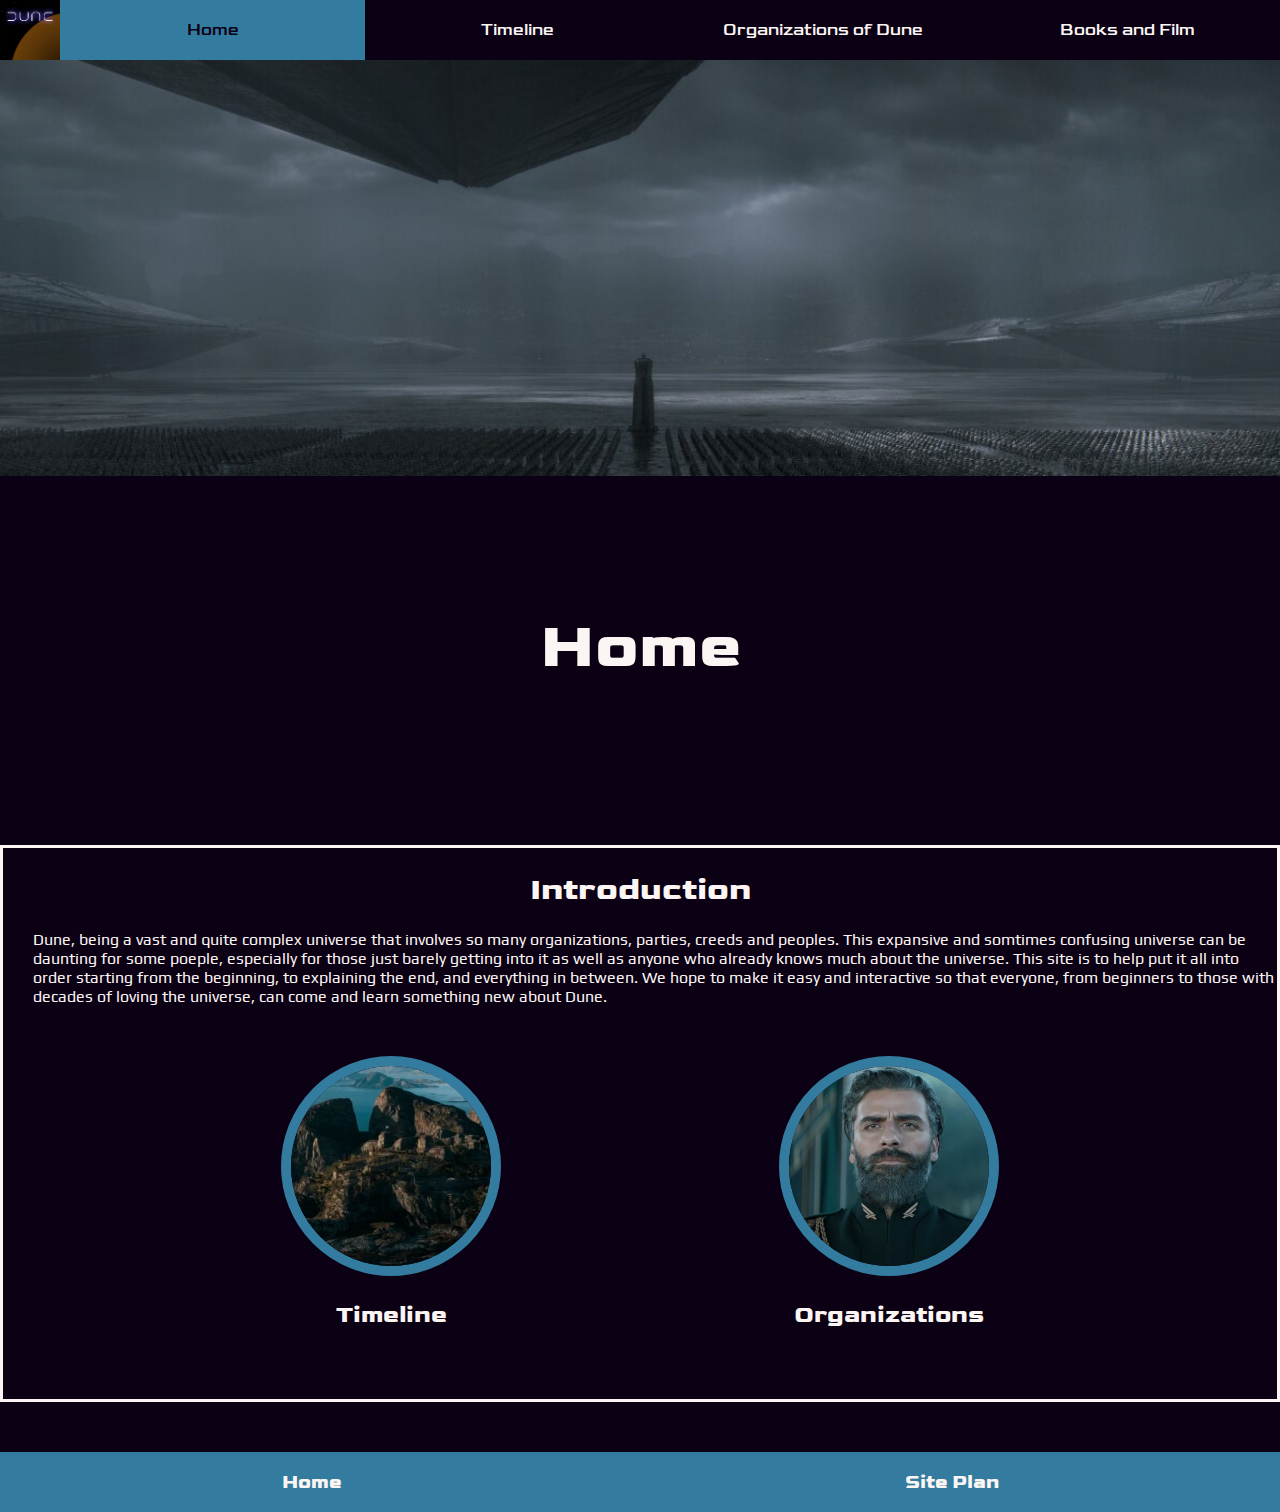
<file: duneology/index.html>
<!DOCTYPE html>
<html lang="en">
  <head>
    <meta charset="UTF-8" />
    <meta http-equiv="X-UA-Compatible" content="IE=edge" />
    <meta name="viewport" content="width=device-width, initial-scale=1.0" />
    <link type="text/css" rel="stylesheet" href="styles/main-style.css" />
    <title>Duneology</title>
  </head>
  <body>
    <button onclick="topFunction()" id="myBtn" title="Go to top">Top</button>
    <div>
      <header>
        <nav>
          <a href="index.html" id="logo_link">
            <img
              class="logo"
              src="dune_logov2_w_stars_no_outerglow.png"
              alt="Dune Logo"
            />
          </a>
          <a class="active" href="index.html">Home</a>
          <a href="timeline.html">Timeline</a>
          <a href="organization.html">Organizations of Dune</a>
          <a href="book-and-film.html">Books and Film</a>
        </nav>
      </header>
    </div>
    <div class="hero-img">
      <img id="hero-img" src="sardukar_2.jpg" alt="sardukar" />
    </div>
    <section id="hero-msg">
      <h1 class="home-title">Home</h1>
    </section>
    <main>
      <div class="intro">
        <h1>Introduction</h1>
        <p>
          Dune, being a vast and quite complex universe that involves so many
          organizations, parties, creeds and peoples. This expansive and
          somtimes confusing universe can be daunting for some poeple,
          especially for those just barely getting into it as well as anyone who
          already knows much about the universe. This site is to help put it all
          into order starting from the beginning, to explaining the end, and
          everything in between. We hope to make it easy and interactive so that
          everyone, from beginners to those with decades of loving the universe,
          can come and learn something new about Dune.
        </p>
        <div class="home-grid">
          <section class="timeline">
            <a href="timeline.html"
              ><img class="card-img" src="caladan_2.jpg" alt="caladan"
            /></a>
            <h2>Timeline</h2>
          </section>

          <section class="organization">
            <a href="organization.html"
              ><img
                class="card-img"
                src="leto atreides_2.jpg"
                alt="leto atreides"
            /></a>
            <h2>Organizations</h2>
          </section>
        </div>
      </div>
    </main>
    <footer>
      <h3><a href="index.html">Home</a></h3>
      <div>
        <h3><a href="site-plan.html">Site Plan</a></h3>
      </div>
    </footer>

    <script>
      //Get the button
      var mybutton = document.getElementById("myBtn");

      // When the user scrolls down 20px from the top of the document, show the button
      window.onscroll = function () {
        scrollFunction();
      };

      function scrollFunction() {
        if (
          document.body.scrollTop > 20 ||
          document.documentElement.scrollTop > 20
        ) {
          mybutton.style.display = "block";
        } else {
          mybutton.style.display = "none";
        }
      }

      // When the user clicks on the button, scroll to the top of the document
      function topFunction() {
        document.body.scrollTop = 0;
        document.documentElement.scrollTop = 0;
      }
    </script>
  </body>
</html>
</file>
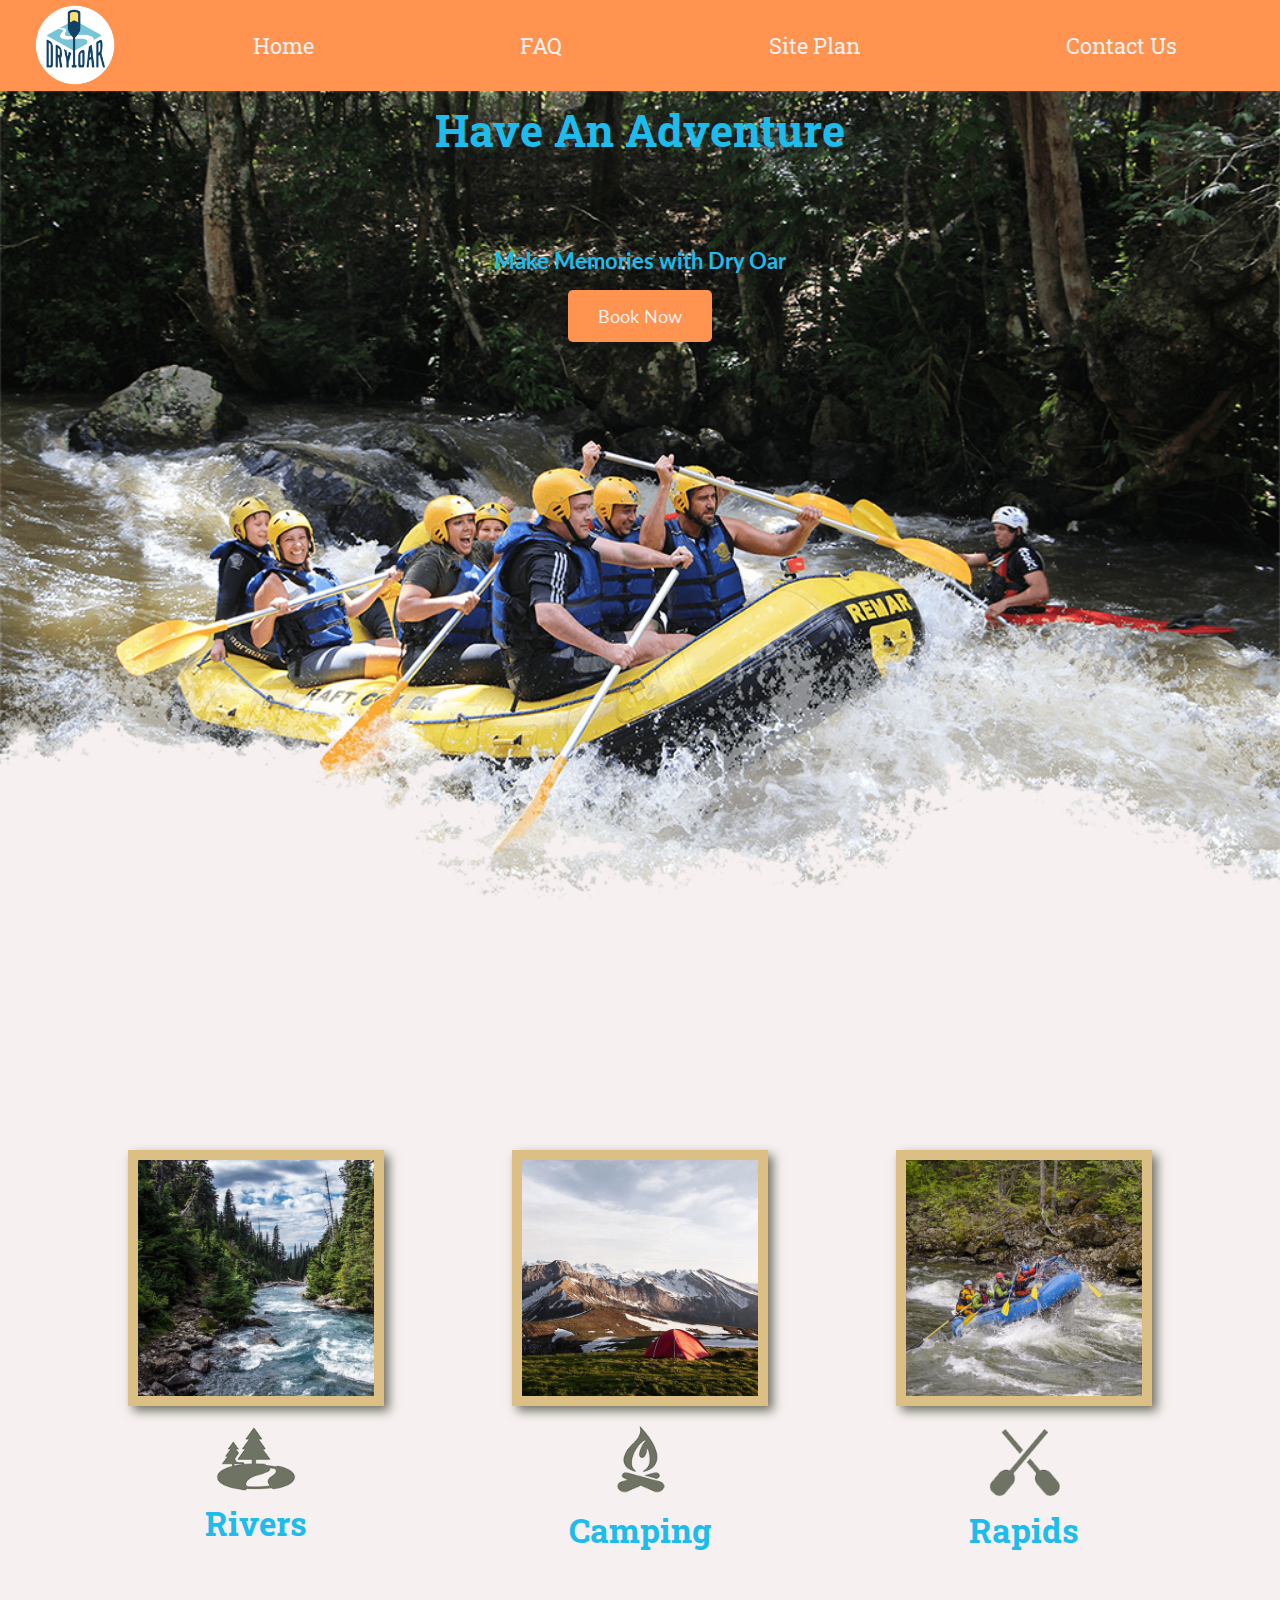
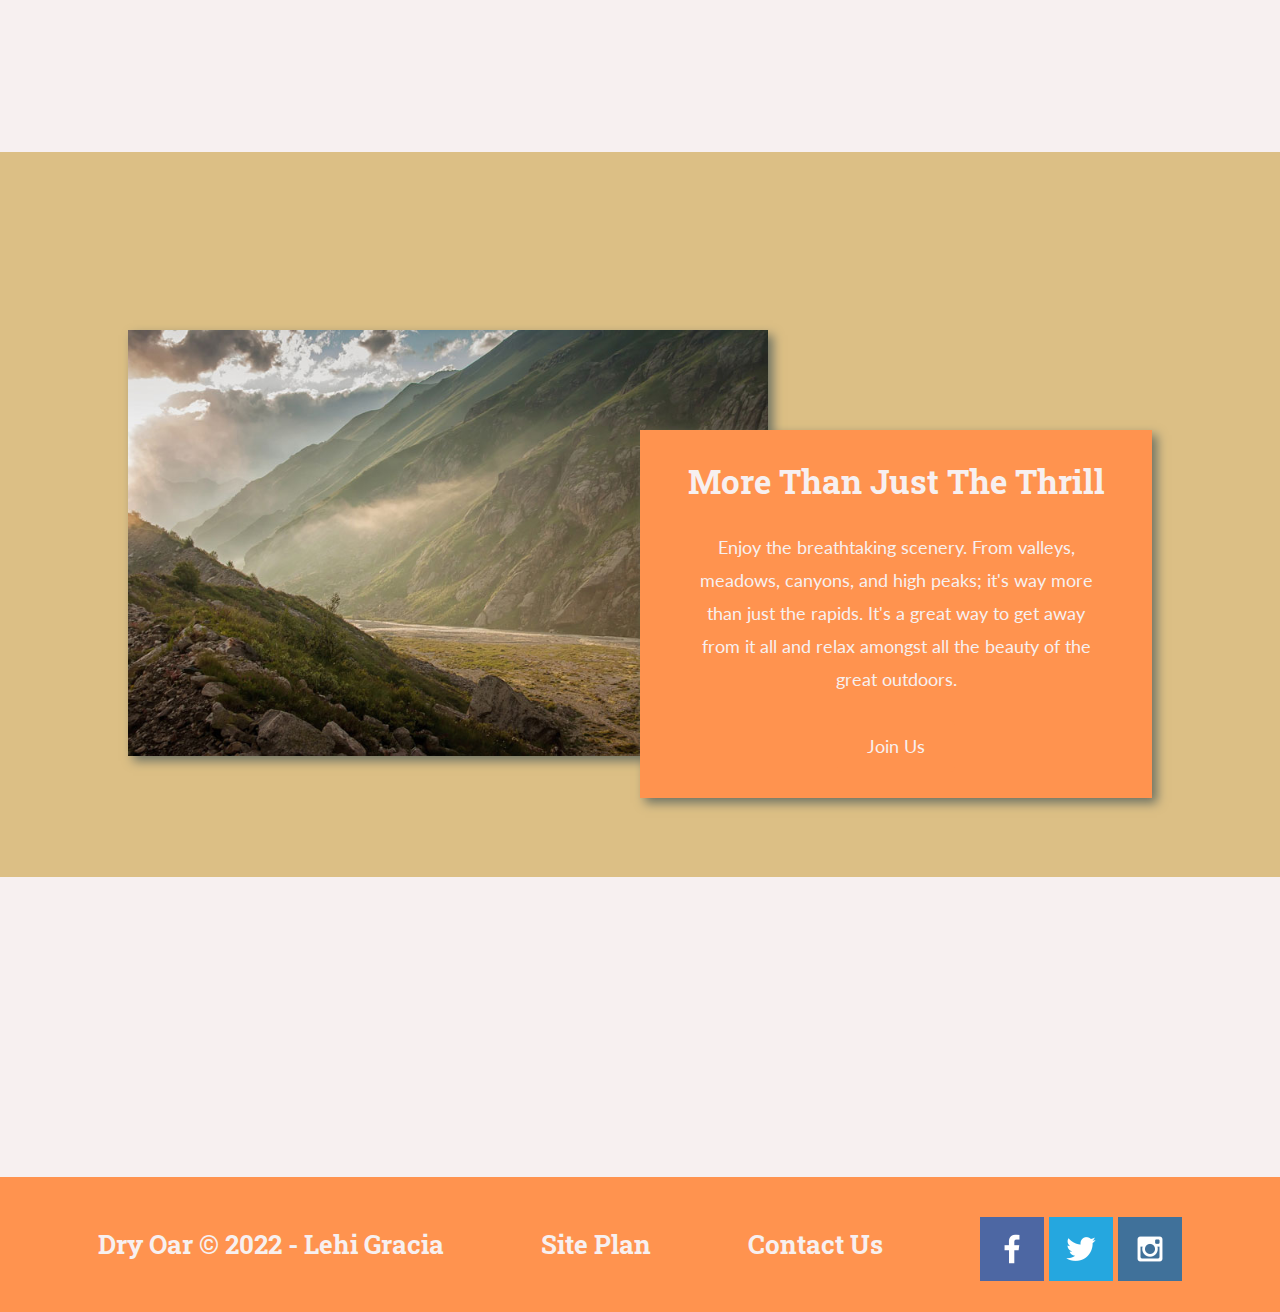
<file: wwr/index.html>
<!DOCTYPE html>
<html lang="en">
  <head>
    <meta charset="UTF-8" />
    <meta http-equiv="X-UA-Compatible" content="IE=edge" />
    <meta name="viewport" content="width=device-width, initial-scale=1.0" />
    <title>Whitwater Rafting Vacations | Dry Oar Boating | Home</title>
    <link rel="stylesheet" href="styles/style.css" />
  </head>
  <body>
    <div id="content">
      <header>
        <a href="index.html" id="logo_link">
          <img class="logo" src="images/logo.png" alt="Dry Oar Logo" />
        </a>
        <nav>
          <a href="index.html">Home</a>
          <a href="faq.html">FAQ</a>
          <a href="site-plan-rafting.html">Site Plan</a>
          <a href="contactus.html">Contact Us</a>
        </nav>
      </header>
      <div id="hero">
        <div id="hero-box">
          <img
            id="hero-img"
            src="images/hero.png"
            alt="People enjoying rafting"
          />
        </div>
        <section id="hero-msg">
          <h1 class="home-title">Have An Adventure</h1>
          <h4>Make Memories with Dry Oar</h4>
          <div class="button-box">
            <a class="book" href="contactus.html">Book Now</a>
          </div>
        </section>
      </div>
      <main class="home-grid">
        <section class="rivers-card">
          <img class="card-img" src="images/rivers.jpg" alt="river in forest" />
          <img class="icon" src="images/river_icon.png" alt="river icon" />
          <h2>Rivers</h2>
        </section>
        <section class="camping-card">
          <img
            class="card-img"
            src="images/camping.jpg"
            alt="tent in mountains"
          />
          <img class="icon" src="images/fire_icon.png" alt="fire icon" />
          <h2>Camping</h2>
        </section>
        <section class="rapids-card">
          <img class="card-img" src="images/rapids.jpg" alt="rafting boat" />
          <img class="icon" src="images/oars.png" alt="oars icon" />
          <h2>Rapids</h2>
        </section>
        <div id="background"></div>
        <img
          class="mountains"
          src="images/mountains.jpg"
          alt="Misty mountains"
        />
        <section class="msg">
          <h2>More Than Just The Thrill</h2>
          <p>
            Enjoy the breathtaking scenery. From valleys, meadows, canyons, and
            high peaks; it's way more than just the rapids. It's a great way to
            get away from it all and relax amongst all the beauty of the great
            outdoors.
          </p>
          <a class="join" href="rivers.html">Join Us</a>
        </section>
      </main>
      <footer>
        <h3>Dry Oar &copy; 2022 - Lehi Gracia</h3>
        <h3><a href="site-plan-rafting.html">Site Plan</a></h3>
        <h3><a href="contactus.html">Contact Us</a></h3>
        <div class="social">
          <a href="https://facebook.com" target="_blank">
            <img src="images/facebook.png" alt="fb icon" />
          </a>
          <a href="https://twitter.com" target="_blank">
            <img src="images/twitter.png" alt="twitter icon" />
          </a>
          <a href="https://instagram.com" target="_blank">
            <img src="images/instagram.png" alt="instagram icon" />
          </a>
        </div>
      </footer>
    </div>
  </body>
</html>
</file>
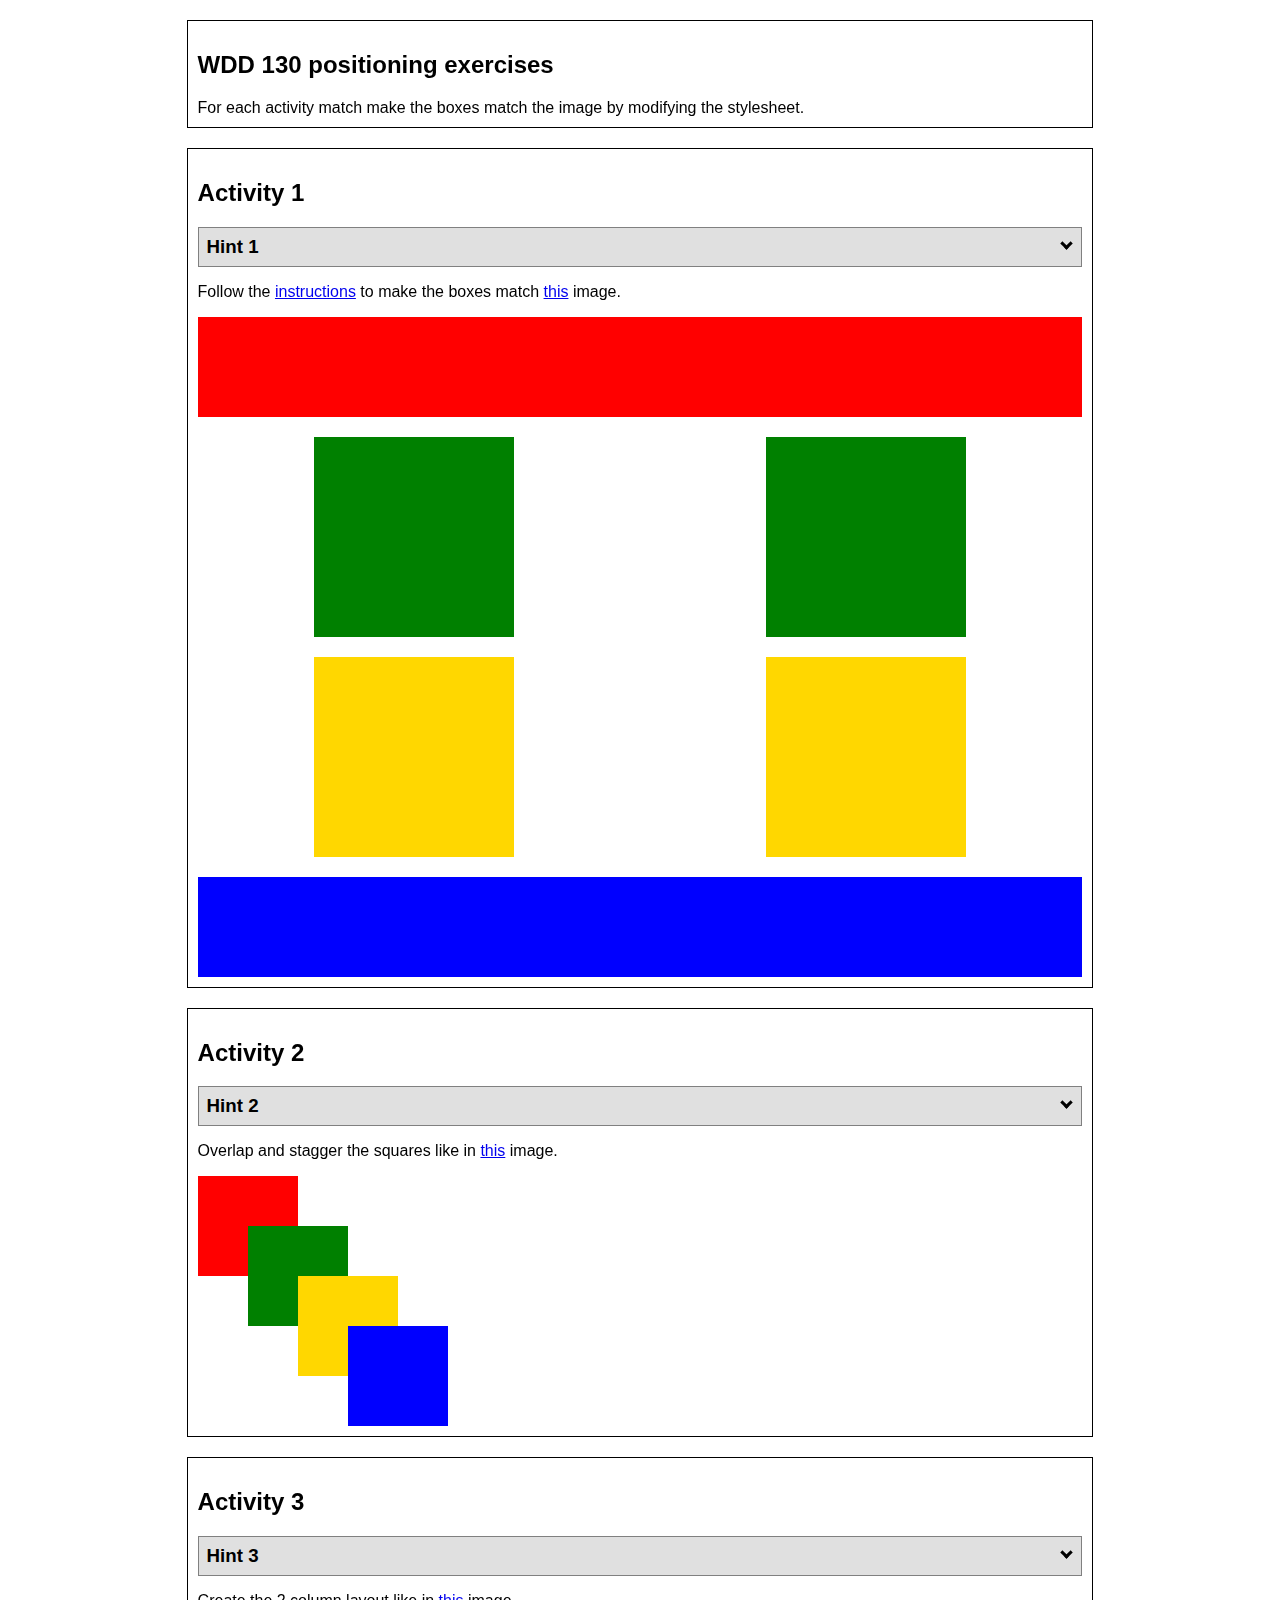
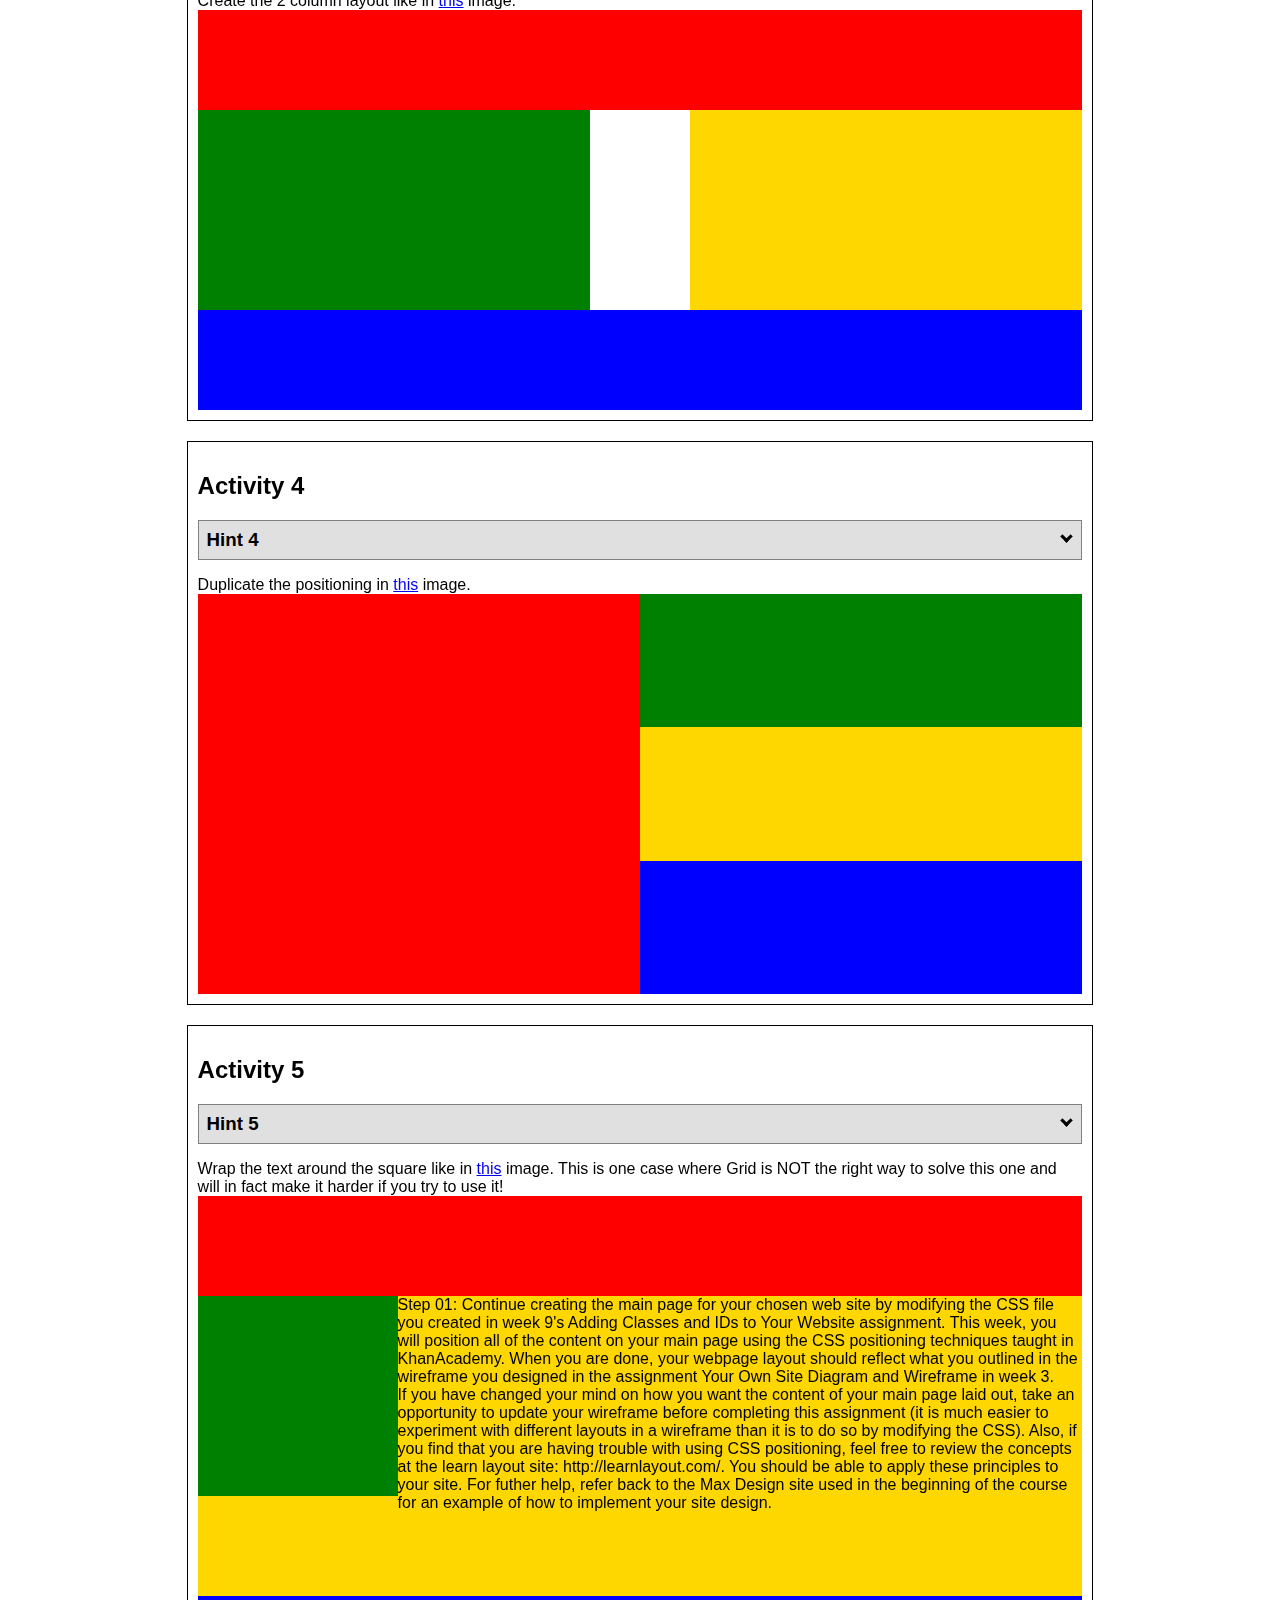
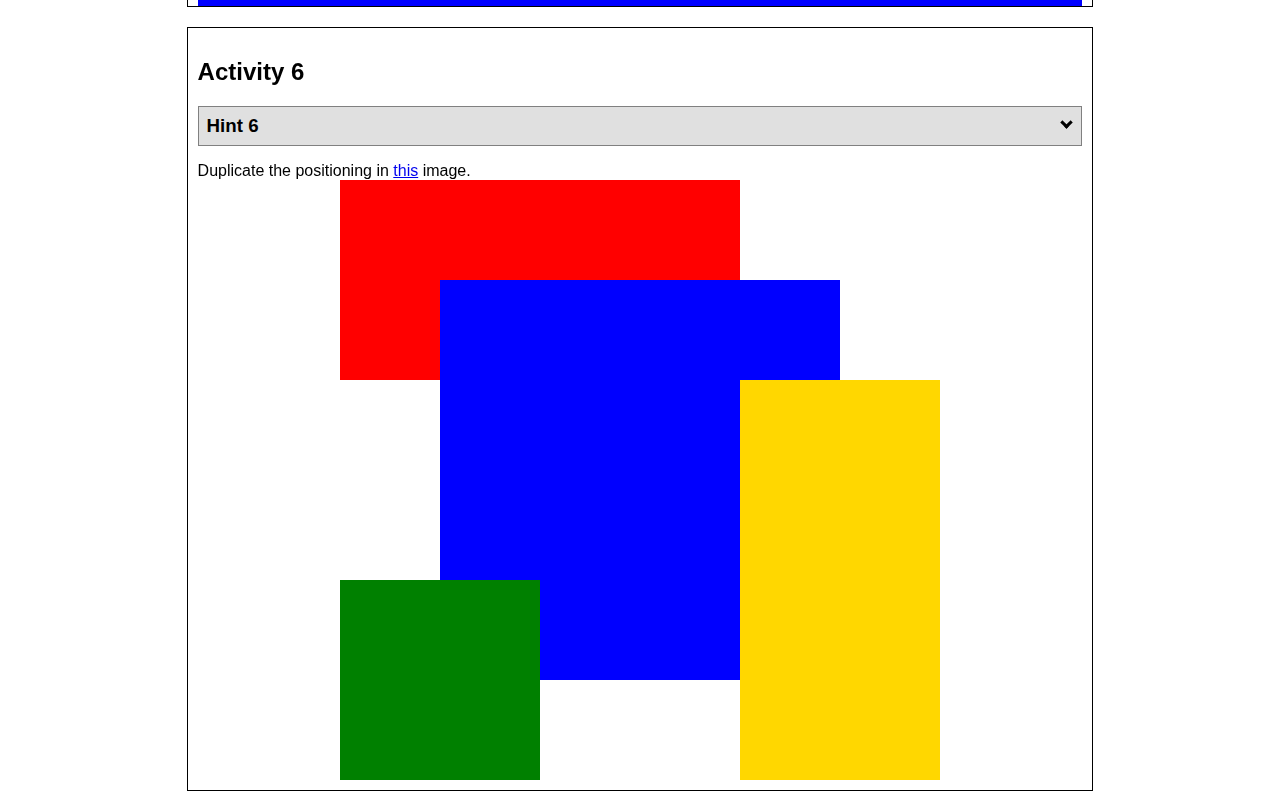
<file: positioning.html>
<!DOCTYPE html>
<html lang="en">
  <head>
    <!-- HTML - Name: positioning.html -->
    <title>Positioning Activity</title>
    <link rel="stylesheet" type="text/css" href="positionstyles.css" />
  </head>
  <body>
    <div class="activity">
      <h2>WDD 130 positioning exercises</h2>
      For each activity match make the boxes match the image by modifying the stylesheet.</div>
    <div class="activity">
      <h2>Activity 1</h2>
      <section class="hint"><input type="checkbox" ><i></i> <h3>Hint 1</h3><div><p>Check out the <a href="https://byui-wdd.github.io/wdd130/activities/w06-css-positioning.html" target="_blank">activity instructions</a> in Ilearn!</p></div></section>
      <p>Follow the <a href="https://byui-wdd.github.io/wdd130/activities/w06-css-positioning.html" target="_blank">instructions</a> to make the boxes match  <a href="https://byui-wdd.github.io/wdd130/images/example1.png" target="_blank">this</a> image.</p>
      <div class="content1" >
        <div class="red1" ></div>
        <div class="green1" ></div>
        <div class="green1" ></div>
        <div class="yellow1"></div>
        <div class="yellow1"></div>
        <div class="blue1"></div>
      </div>
    </div>
    <div class="activity">
      <h2>Activity 2</h2>
      <section class="hint"><input type="checkbox" > <h3>Hint 2</h3><i></i><div><p>Remember that the best way to shift elements around slightly on the page is with Margins.  You could also use Grid.  Either would work for this. If you choose margin, you can use a <em>negative</em> margin. (ie margin-top: -20px;)</p><h4>Properties used:</h4><ul><li>margin-top, margin-left</li><li>...or...</li><li>grid-template-columns: 50px 50px 50px 50px 50px </li></ul></div></section>
      <p>Overlap and stagger the squares like in <a href="https://byui-wdd.github.io/wdd130/images/example2.png" target="_blank">this</a> image.</p>
      <div class="content2" >
        <div class="red2" ></div>
        <div class="green2" ></div>
        <div class="yellow2"></div>
        <div class="blue2"></div>
      </div>
    </div>
    <div class="activity">
      <h2>Activity 3</h2>
      <section class="hint"><input type="checkbox" > <h3>Hint 3</h3><i></i><div><p>This one is going to be best solved with CSS Grid. Remember to make the boxes the right width first...then start moving them around. </p><h4>Properties used:</h4><ul><li>display:grid;</li><li>grid-template-columns:</li><li>grid-column-gap:</li>
        <li>grid-column:</li>  </ul></div></section>
      Create the 2 column layout like in <a href="https://byui-wdd.github.io/wdd130/images/example3.png" target="_blank">this</a>  image.
      <div class="content3" >
        <div class="red3" ></div>
        <div class="green3" ></div>
        <div class="yellow3"></div>
        <div class="blue3"></div>
      </div>
    </div>
    <div class="activity">
      <h2>Activity 4</h2>
      <section class="hint"><input type="checkbox" > <h3>Hint 4</h3><i></i><div><p>For the others we have been primarily concerned with width. For this one you will need to adjust height as well. </p><h4>Properties used:</h4><ul><li>display:grid;</li><li>grid-template-columns:</li><li>grid-row:</li></ul></div></section>
      Duplicate the positioning in <a href="https://byui-wdd.github.io/wdd130/images/example4.png" target="_blank">this</a> image. 
      <div class="content4" >
        <div class="red4" ></div>
        <div class="green4" ></div>
        <div class="yellow4"></div>
        <div class="blue4"></div>
      </div>
    </div>

    <div class="activity">
      <h2>Activity 5</h2>
      <section class="hint"><input type="checkbox" > <h3>Hint 5</h3><i></i><div><p>Grid is <strong>not</strong> the right way to do this.  In fact there is only one way to really do that...and that is with float. Remember that we float the thing we want the text to wrap around.  Also remember to start by making all the shapes the right size and shape.</p><h4>Properties used:</h4><ul><li>float: left;</li></ul></div></section>
      Wrap the text around the square like in <a href="https://byui-wdd.github.io/wdd130/images/example5.png" target="_blank">this</a> image. This is one case where Grid is NOT the right way to solve this one and will in fact make it harder if you try to use it!
      <div class="content5" >
        <div class="red5" ></div>
        <div class="green5" ></div>
        <div class="yellow5">Step 01: Continue creating the main page for your chosen web site by modifying the CSS file you created in week 9's Adding Classes and IDs to Your Website assignment. This week, you will position all of the content on your main page using the CSS positioning techniques taught in KhanAcademy. When you are done, your webpage layout should reflect what you outlined in the wireframe you designed in the assignment Your Own Site Diagram and Wireframe in week 3. <br />
          If you have changed your mind on how you want the content of your main page laid out, take an opportunity to update your wireframe before completing this assignment (it is much easier to experiment with different layouts in a wireframe than it is to do so by modifying the CSS). Also, if you find that you are having trouble with using CSS positioning, feel free to review the concepts at the learn layout site: http://learnlayout.com/. You should be able to apply these principles to your site. For futher help, refer back to the Max Design site used in the beginning of the course for an example of how to implement your site design.</div>
        <div class="blue5"></div>
      </div>
    </div>
    <div class="activity">
      <h2>Activity 6</h2>
      <section class="hint"><input type="checkbox" > <h3>Hint 6</h3><i></i><div><p>This one is all about visualizing the grid behind the layout. If you are having a hard time doing that first: all the sizes are even multiples of 100, and second here is another example with the lines drawn: <a href="https://byui-wdd.github.io/wdd130/images/example6-hint.png" target="_blank">example 6 with lines</a>. For this one you will find it easiest if you use px for the column width. You can also use <kbd>z-index</kbd> to control the element layering.    </p><h4>Properties used:</h4><ul><li>display:grid;</li><li>grid-template-columns:</li><li>grid-column:</li><li>grid-row:</li><li><a href="https://www.w3schools.com/cssref/pr_pos_z-index.asp" target="_blank">z-index:</a></li></ul></div></section>
      Duplicate the positioning in <a href="https://byui-wdd.github.io/wdd130/images/example6.png" target="_blank">this</a> image.
      <div class="content6" >
        <div class="red6" ></div>
        <div class="green6" ></div>
        <div class="yellow6"></div>
        <div class="blue6"></div>
      </div>
    </div>
  </body>
</html>
</file>
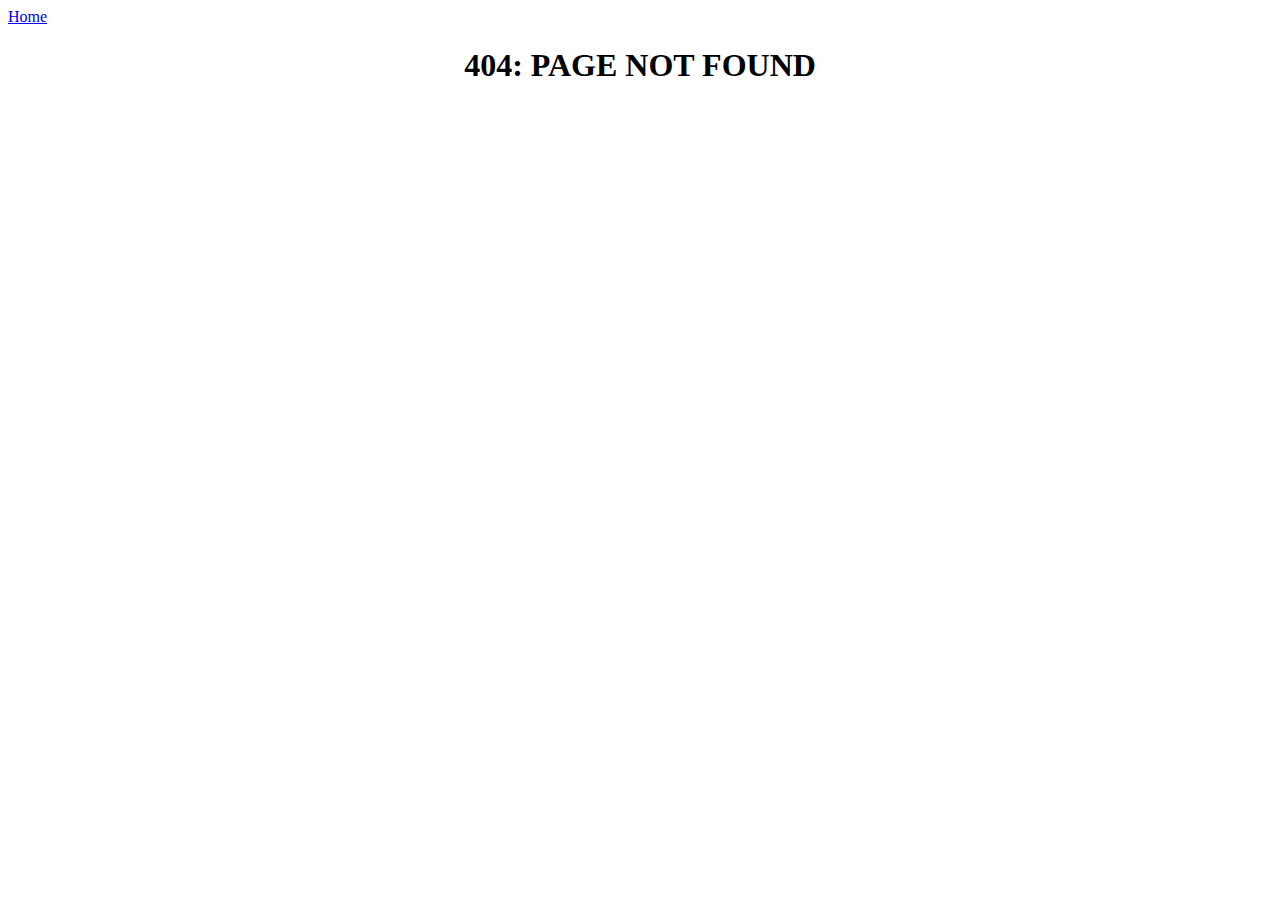
<file: duneology/book-and-film.html>
<!DOCTYPE html>
<html lang="en">
  <head>
    <meta charset="UTF-8" />
    <meta http-equiv="X-UA-Compatible" content="IE=edge" />
    <meta name="viewport" content="width=device-width, initial-scale=1.0" />
    <title>Document</title>
  </head>
  <body>
    <a href="index.html">Home</a>
    <h1><center>404: PAGE NOT FOUND</center></h1>
  </body>
</html>
</file>
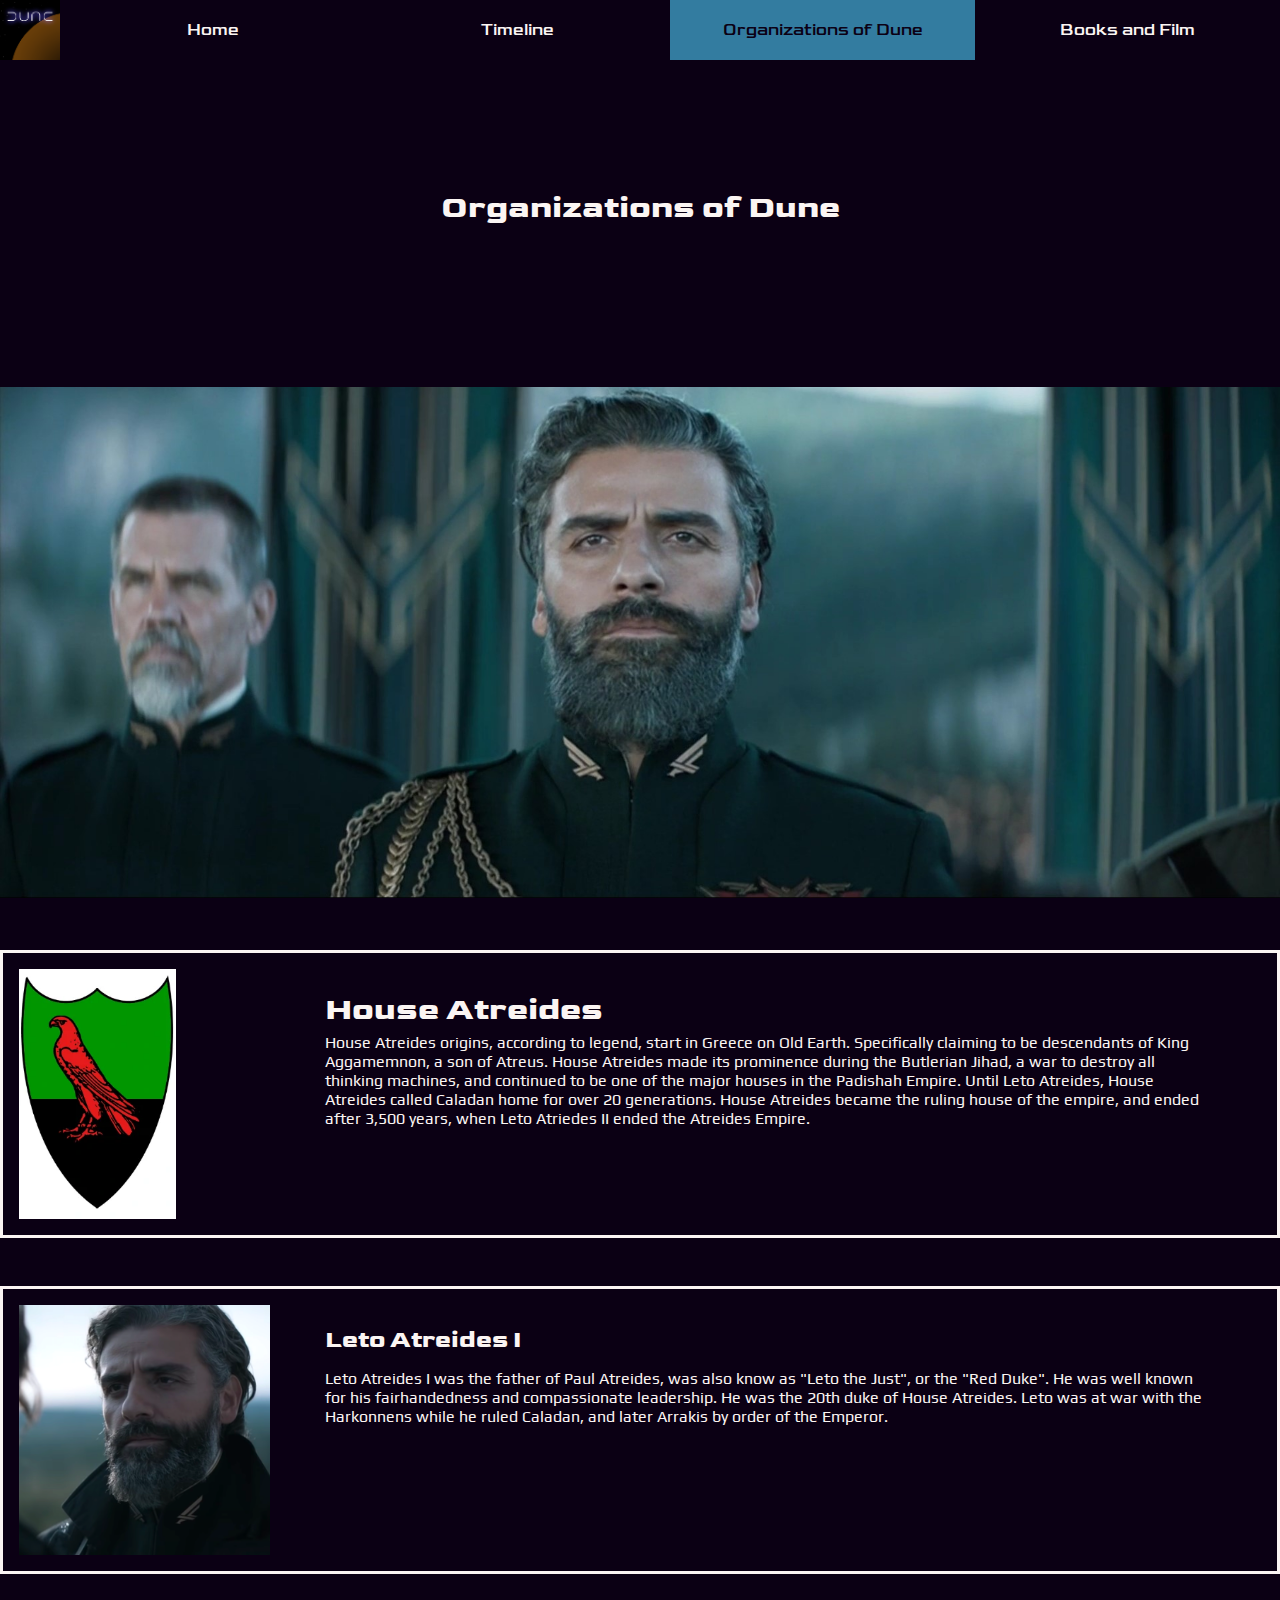
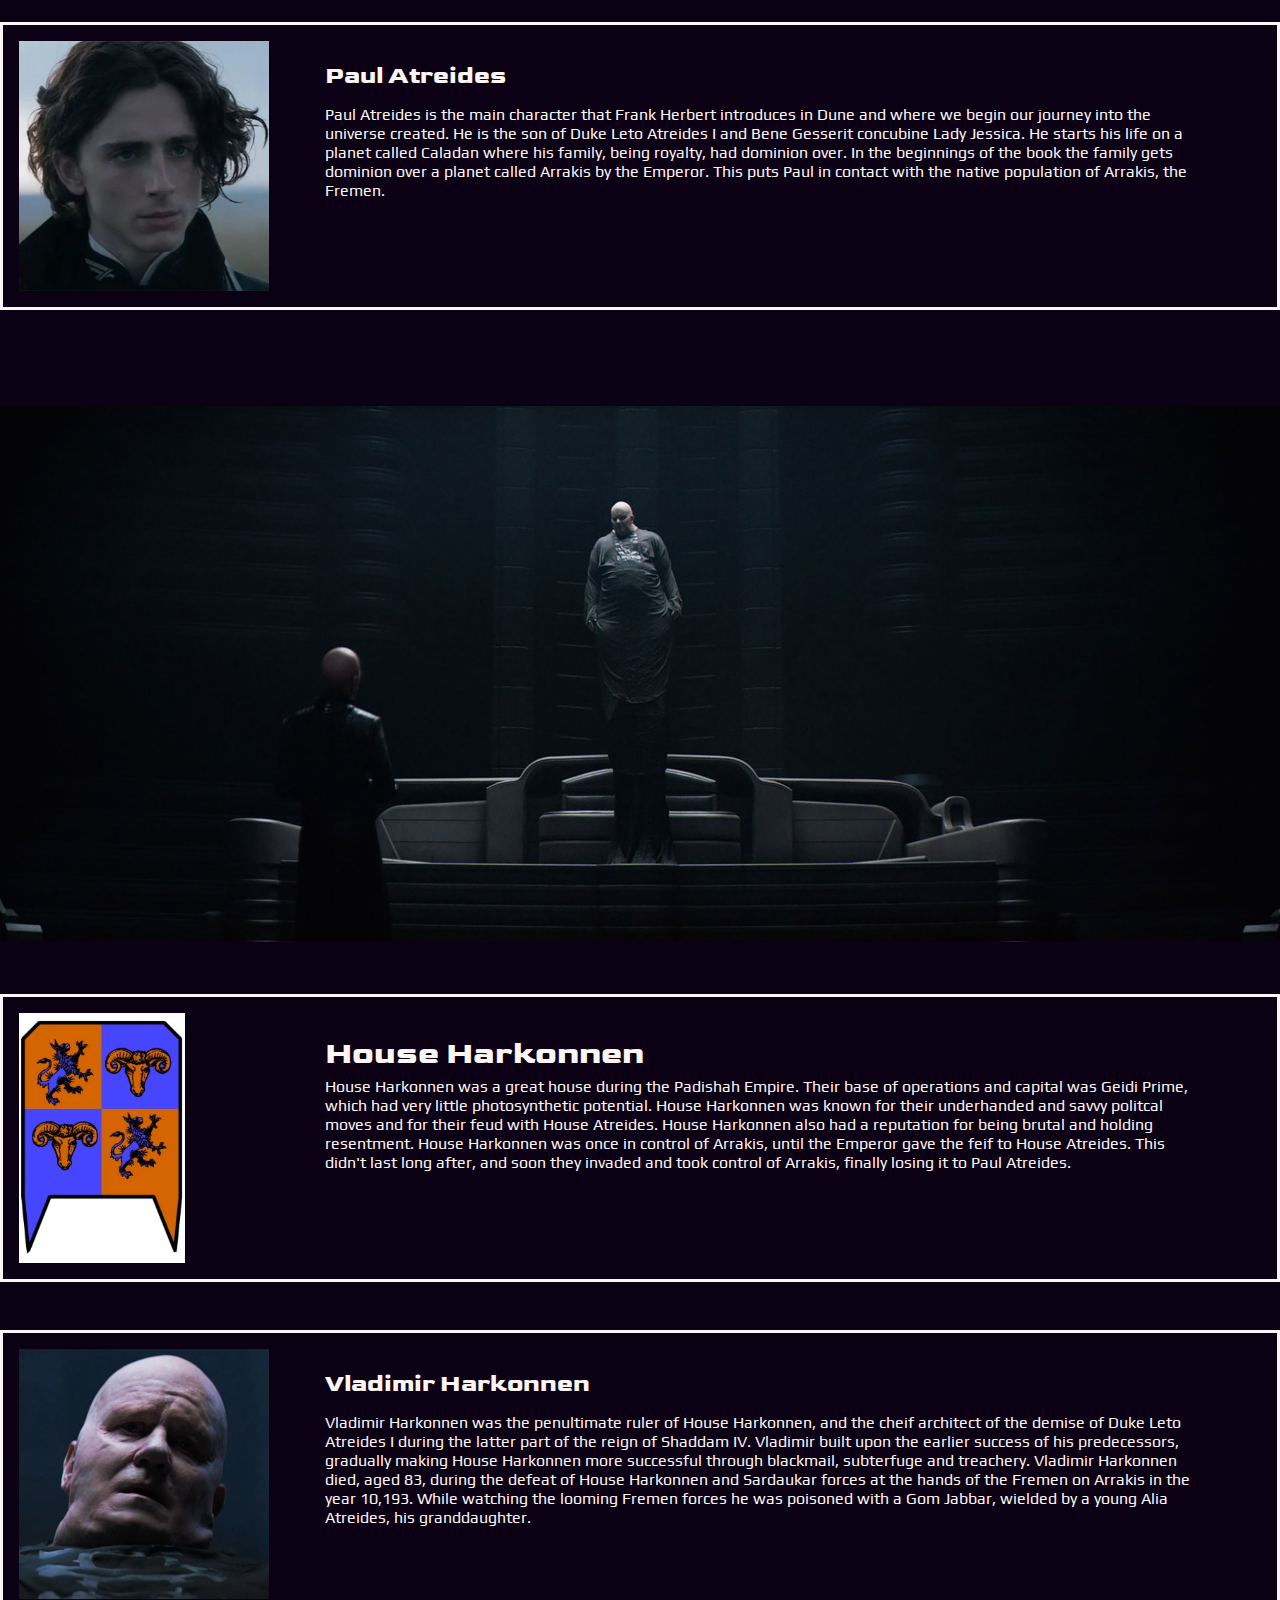
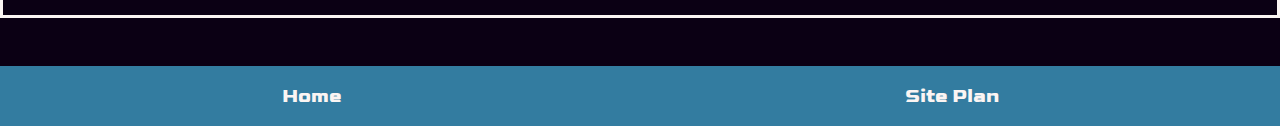
<file: duneology/organization.html>
<!DOCTYPE html>
<html lang="en">
  <head>
    <meta charset="UTF-8" />
    <meta http-equiv="X-UA-Compatible" content="IE=edge" />
    <meta name="viewport" content="width=device-width, initial-scale=1.0" />
    <link type="text/css" rel="stylesheet" href="styles/main-style.css" />
    <link type="text/css" rel="stylesheet" href="styles/page3.css" />
    <title>Organizations</title>
  </head>
  <body>
    <button onclick="topFunction()" id="myBtn" title="Go to top">Top</button>
    <header>
      <nav>
        <a href="index.html" id="logo_link">
          <img
            class="logo"
            src="dune_logov2_w_stars_no_outerglow.png"
            alt="Dune Logo"
          />
        </a>
        <a href="index.html">Home</a>
        <a href="timeline.html">Timeline</a>
        <a class="active" href="organization.html">Organizations of Dune</a>
        <a href="book-and-film.html">Books and Film</a>
      </nav>
    </header>
    <main>
      <h1 class="hero-title">Organizations of Dune</h1>
      <div class="hero">
        <img src="leto atreides.jpg" alt="leto atreides" />
      </div>
      <div class="info-card">
        <img src="house atreides.jpg" alt="house crest" />
        <h1>House Atreides</h1>
        <p>
          House Atreides origins, according to legend, start in Greece on Old
          Earth. Specifically claiming to be descendants of King Aggamemnon, a
          son of Atreus. House Atreides made its prominence during the Butlerian
          Jihad, a war to destroy all thinking machines, and continued to be one
          of the major houses in the Padishah Empire. Until Leto Atreides, House
          Atreides called Caladan home for over 20 generations. House Atreides
          became the ruling house of the empire, and ended after 3,500 years,
          when Leto Atriedes II ended the Atreides Empire.
        </p>
      </div>
      <div class="info-card">
        <img src="leto atreides son_2.png" alt="leto atreides" />
        <h2>Leto Atreides I</h2>
        <p>
          Leto Atreides I was the father of Paul Atreides, was also know as
          "Leto the Just", or the "Red Duke". He was well known for his
          fairhandedness and compassionate leadership. He was the 20th duke of
          House Atreides. Leto was at war with the Harkonnens while he ruled
          Caladan, and later Arrakis by order of the Emperor.
        </p>
      </div>
      <div class="info-card">
        <img src="paul atreides_2.jpg" alt="paul atreides" />
        <h2>Paul Atreides</h2>
        <p>
          Paul Atreides is the main character that Frank Herbert introduces in
          Dune and where we begin our journey into the universe created. He is
          the son of Duke Leto Atreides I and Bene Gesserit concubine Lady
          Jessica. He starts his life on a planet called Caladan where his
          family, being royalty, had dominion over. In the beginnings of the
          book the family gets dominion over a planet called Arrakis by the
          Emperor. This puts Paul in contact with the native population of
          Arrakis, the Fremen.
        </p>
      </div>
      <div class="hero">
        <img
          src="Baron-Harkonnen-Rising-Dune-Movie-Trailer-2.jpg"
          alt="baron karkonnen rising"
        />
      </div>
      <div class="info-card">
        <img src="house harkonnen.jpg" alt="house harkonnen" />
        <h1>House Harkonnen</h1>
        <p>
          House Harkonnen was a great house during the Padishah Empire. Their
          base of operations and capital was Geidi Prime, which had very little
          photosynthetic potential. House Harkonnen was known for their
          underhanded and savvy politcal moves and for their feud with House
          Atreides. House Harkonnen also had a reputation for being brutal and
          holding resentment. House Harkonnen was once in control of Arrakis,
          until the Emperor gave the feif to House Atreides. This didn't last
          long after, and soon they invaded and took control of Arrakis, finally
          losing it to Paul Atreides.
        </p>
      </div>
      <div class="info-card">
        <img src="baron harkonnen_2.jpg" alt="baron harkonnen" />
        <h2>Vladimir Harkonnen</h2>
        <p>
          Vladimir Harkonnen was the penultimate ruler of House Harkonnen, and
          the cheif architect of the demise of Duke Leto Atreides I during the
          latter part of the reign of Shaddam IV. Vladimir built upon the
          earlier success of his predecessors, gradually making House Harkonnen
          more successful through blackmail, subterfuge and treachery. Vladimir
          Harkonnen died, aged 83, during the defeat of House Harkonnen and
          Sardaukar forces at the hands of the Fremen on Arrakis in the year
          10,193. While watching the looming Fremen forces he was poisoned with
          a Gom Jabbar, wielded by a young Alia Atreides, his granddaughter.
        </p>
      </div>
    </main>
    <footer>
      <h3><a href="index.html">Home</a></h3>
      <div>
        <h3><a href="site-plan.html">Site Plan</a></h3>
      </div>
    </footer>
    <script>
      //Get the button
      var mybutton = document.getElementById("myBtn");

      // When the user scrolls down 20px from the top of the document, show the button
      window.onscroll = function () {
        scrollFunction();
      };

      function scrollFunction() {
        if (
          document.body.scrollTop > 20 ||
          document.documentElement.scrollTop > 20
        ) {
          mybutton.style.display = "block";
        } else {
          mybutton.style.display = "none";
        }
      }

      // When the user clicks on the button, scroll to the top of the document
      function topFunction() {
        document.body.scrollTop = 0;
        document.documentElement.scrollTop = 0;
      }
    </script>
  </body>
</html>
</file>
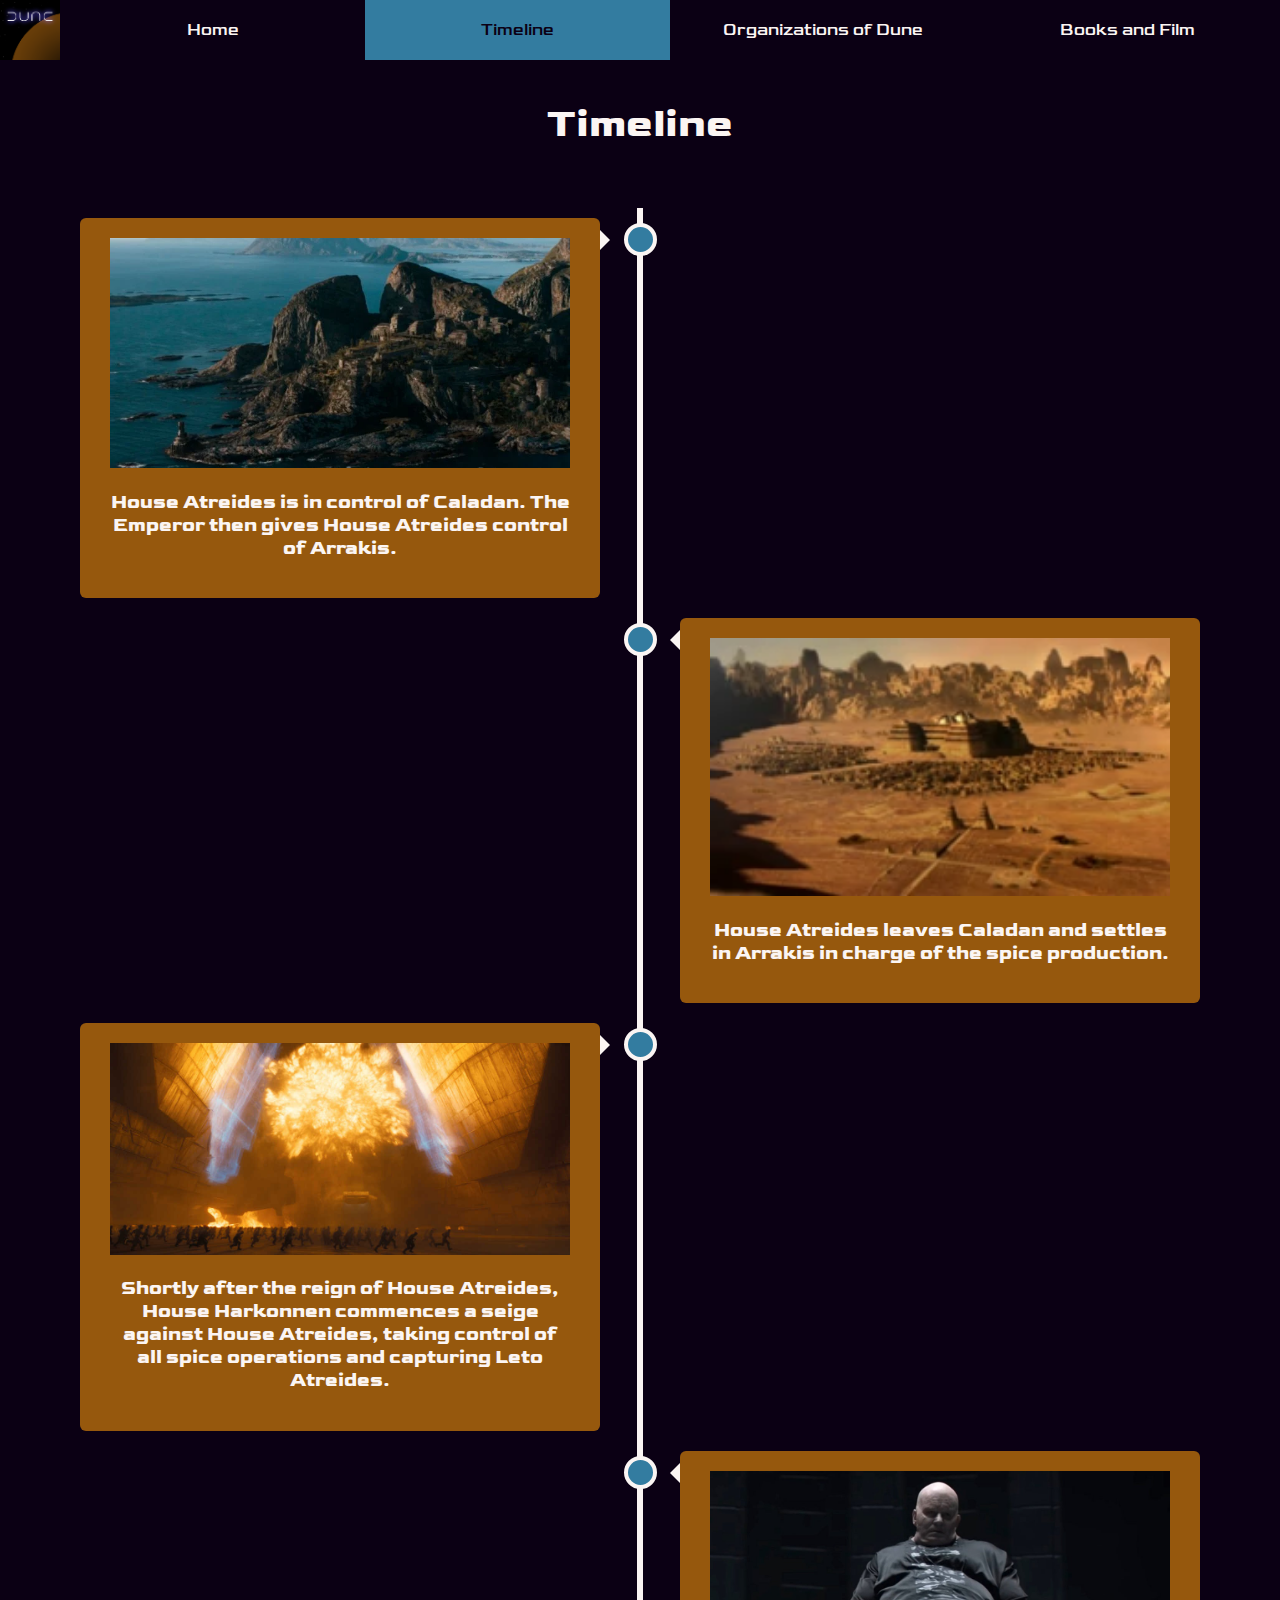
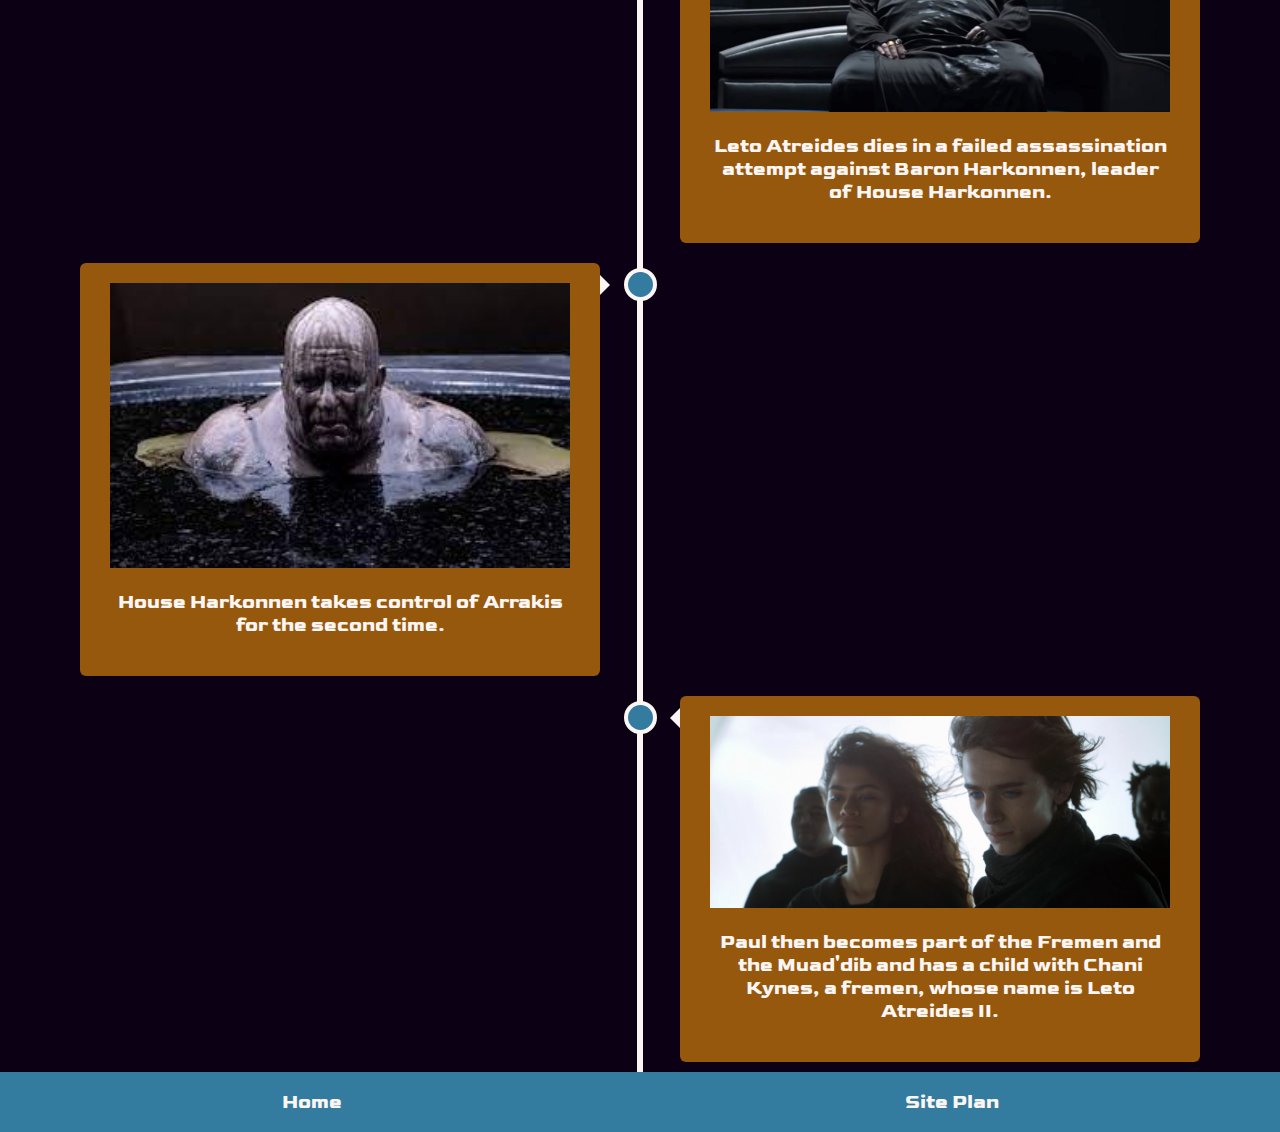
<file: duneology/timeline.html>
<!DOCTYPE html>
<html lang="en">
  <head>
    <meta charset="UTF-8" />
    <meta http-equiv="X-UA-Compatible" content="IE=edge" />
    <meta name="viewport" content="width=device-width, initial-scale=1.0" />
    <link type="text/css" rel="stylesheet" href="styles/page2-style.css" />
    <link type="text/css" rel="stylesheet" href="styles/main-style.css" />
    <title>Timeline</title>
  </head>
  <body>
    <button onclick="topFunction()" id="myBtn" title="Go to top">Top</button>
    <div>
      <header>
        <nav>
          <a href="index.html" id="logo_link">
            <img
              class="logo"
              src="dune_logov2_w_stars_no_outerglow.png"
              alt="Dune Logo"
            />
          </a>
          <a href="index.html">Home</a>
          <a class="active" href="timeline.html">Timeline</a>
          <a href="organization.html">Organizations of Dune</a>
          <a href="book-and-film.html">Books and Film</a>
        </nav>
      </header>
    </div>
    <div class="title"><h1>Timeline</h1></div>
    <main>
      <div class="timeline">
        <div class="container left">
          <div class="content">
            <img src="caladan.jpg" alt="caladan" />
            <h3>
              House Atreides is in control of Caladan. The Emperor then gives
              House Atreides control of Arrakis.
            </h3>
          </div>
        </div>
        <div class="container right">
          <div class="content">
            <img src="arrakis.jpg" alt="arrakis" />
            <h3>
              House Atreides leaves Caladan and settles in Arrakis in charge of
              the spice production.
            </h3>
          </div>
        </div>
        <div class="container left">
          <div class="content">
            <img src="seige of arrakis.jpeg" alt="siege of arrakis" />
            <h3>
              Shortly after the reign of House Atreides, House Harkonnen
              commences a seige against House Atreides, taking control of all
              spice operations and capturing Leto Atreides.
            </h3>
          </div>
        </div>
        <div class="container right">
          <div class="content">
            <img src="baron-harkonnen.jpeg" alt="baron harkonnen" />
            <h3>
              Leto Atreides dies in a failed assassination attempt against Baron
              Harkonnen, leader of House Harkonnen.
            </h3>
          </div>
        </div>
        <div class="container left">
          <div class="content">
            <img
              src="harkonnen-healing.jpg"
              alt="baron harkonnen leading from a tub"
            />
            <h3>
              House Harkonnen takes control of Arrakis for the second time.
            </h3>
          </div>
        </div>
        <div class="container right">
          <div class="content">
            <img src="paul and chani.jpg" alt="paul and chani ruling" />
            <h3>
              Paul then becomes part of the Fremen and the Muad'dib and has a
              child with Chani Kynes, a fremen, whose name is Leto Atreides II.
            </h3>
          </div>
        </div>
      </div>
    </main>
    <footer>
      <h3><a href="index.html">Home</a></h3>
      <div>
        <h3><a href="site-plan.html">Site Plan</a></h3>
      </div>
    </footer>

    <script>
      //Get the button
      var mybutton = document.getElementById("myBtn");

      // When the user scrolls down 20px from the top of the document, show the button
      window.onscroll = function () {
        scrollFunction();
      };

      function scrollFunction() {
        if (
          document.body.scrollTop > 20 ||
          document.documentElement.scrollTop > 20
        ) {
          mybutton.style.display = "block";
        } else {
          mybutton.style.display = "none";
        }
      }

      // When the user clicks on the button, scroll to the top of the document
      function topFunction() {
        document.body.scrollTop = 0;
        document.documentElement.scrollTop = 0;
      }
    </script>
  </body>
</html>
</file>
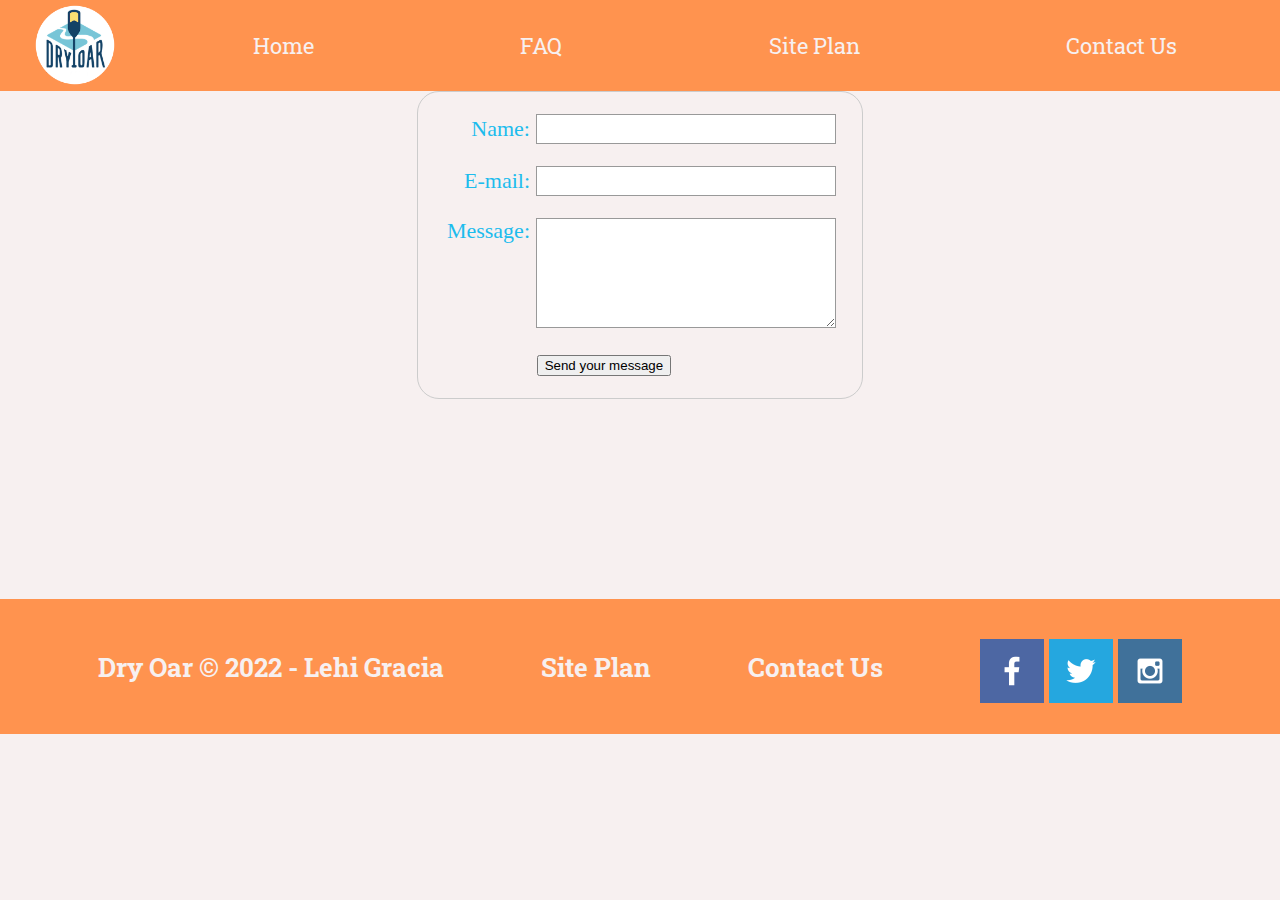
<file: wwr/contactus.html>
<!DOCTYPE html>
<html lang="en">
  <head>
    <meta charset="UTF-8" />
    <meta http-equiv="X-UA-Compatible" content="IE=edge" />
    <meta name="viewport" content="width=device-width, initial-scale=1.0" />
    <title>Whitwater Rafting Vacations | Dry Oar Boating | Home</title>
    <link rel="stylesheet" href="styles/style.css" />
    <style>
      form {
        /* Center the form on the page */
        margin: 0 auto;
        width: 400px;
        /* Form outline */
        padding: 1em;
        border: 1px solid #ccc;
        border-radius: 1em;
      }

      ul {
        list-style: none;
        padding: 0;
        margin: 0;
      }

      form li + li {
        margin-top: 1em;
      }

      label {
        /* Uniform size & alignment */
        display: inline-block;
        width: 90px;
        text-align: right;
      }

      input,
      textarea {
        /* To make sure that all text fields have the same font settings
     By default, textareas have a monospace font */
        font: 1em sans-serif;

        /* Uniform text field size */
        width: 300px;
        box-sizing: border-box;

        /* Match form field borders */
        border: 1px solid #999;
      }

      input:focus,
      textarea:focus {
        /* Additional highlight for focused elements */
        border-color: #000;
      }

      textarea {
        /* Align multiline text fields with their labels */
        vertical-align: top;

        /* Provide space to type some text */
        height: 5em;
      }

      .button {
        /* Align buttons with the text fields */
        padding-left: 90px; /* same size as the label elements */
      }

      button {
        /* This extra margin represent roughly the same space as the space
     between the labels and their text fields */
        margin-left: 0.5em;
      }
      #feedback {
        background-color: antiquewhite;
        position: absolute;
        top: 0;
        left: 0;
        right: 0;
        padding: 0.5em;
        /* make this element invisible until we are ready for it */
        display: none;
      }
      .moveDown {
        margin-top: 3em;
      }
    </style>
  </head>
  <body>
    <div id="content">
      <header>
        <a href="index.html" id="logo_link">
          <img class="logo" src="images/logo.png" alt="Dry Oar Logo" />
        </a>
        <nav>
          <a href="index.html">Home</a>
          <a href="faq.html">FAQ</a>
          <a href="site-plan-rafting.html">Site Plan</a>
          <a href="contactus.html">Contact Us</a>
        </nav>
      </header>
      <div id="feedback"></div>
      <form action="/my-handling-form-page" method="post">
        <ul>
          <li>
            <label for="name">Name:</label>
            <input type="text" id="name" name="user_name" />
          </li>
          <li>
            <label for="mail">E-mail:</label>
            <input type="email" id="mail" name="user_email" />
          </li>
          <li>
            <label for="msg">Message:</label>
            <textarea id="msg" name="user_message"></textarea>
          </li>
          <li class="button">
            <button type="submit">Send your message</button>
          </li>
        </ul>
      </form>
      <footer>
        <h3>Dry Oar &copy; 2022 - Lehi Gracia</h3>
        <h3><a href="site-plan-rafting.html">Site Plan</a></h3>
        <h3><a href="contactus.html">Contact Us</a></h3>
        <div class="social">
          <a href="https://facebook.com" target="_blank">
            <img src="images/facebook.png" alt="fb icon" />
          </a>
          <a href="https://twitter.com" target="_blank">
            <img src="images/twitter.png" alt="twitter icon" />
          </a>
          <a href="https://instagram.com" target="_blank">
            <img src="images/instagram.png" alt="instagram icon" />
          </a>
        </div>
      </footer>
    </div>
  </body>
  <script>
    // get the feedback div element so we can do something with it.
    const feedbackElement = document.getElementById("feedback");
    // get the form so we can read what was entered in it.
    const formElement = document.forms[0];
    // add a 'listener' to wait for a submission of our form. When that happens run the code below.
    formElement.addEventListener("submit", function (e) {
      // stop the form from doing the default action.
      e.preventDefault();
      // set the contents of our feedback element to a message letting the user know the form was submitted successfully. Notice that we pull the name that was entered in the form to personalize the message!
      feedbackElement.innerHTML =
        "Hello " +
        formElement.user_name.value +
        "! Thank you for your message. We will get back with you as soon as possible!";
      // make the feedback element visible.
      feedbackElement.style.display = "block";
      // add a class to move everything down so our message doesn't cover it.
      document.body.classList.toggle("moveDown");
    });
  </script>
</html>
</file>
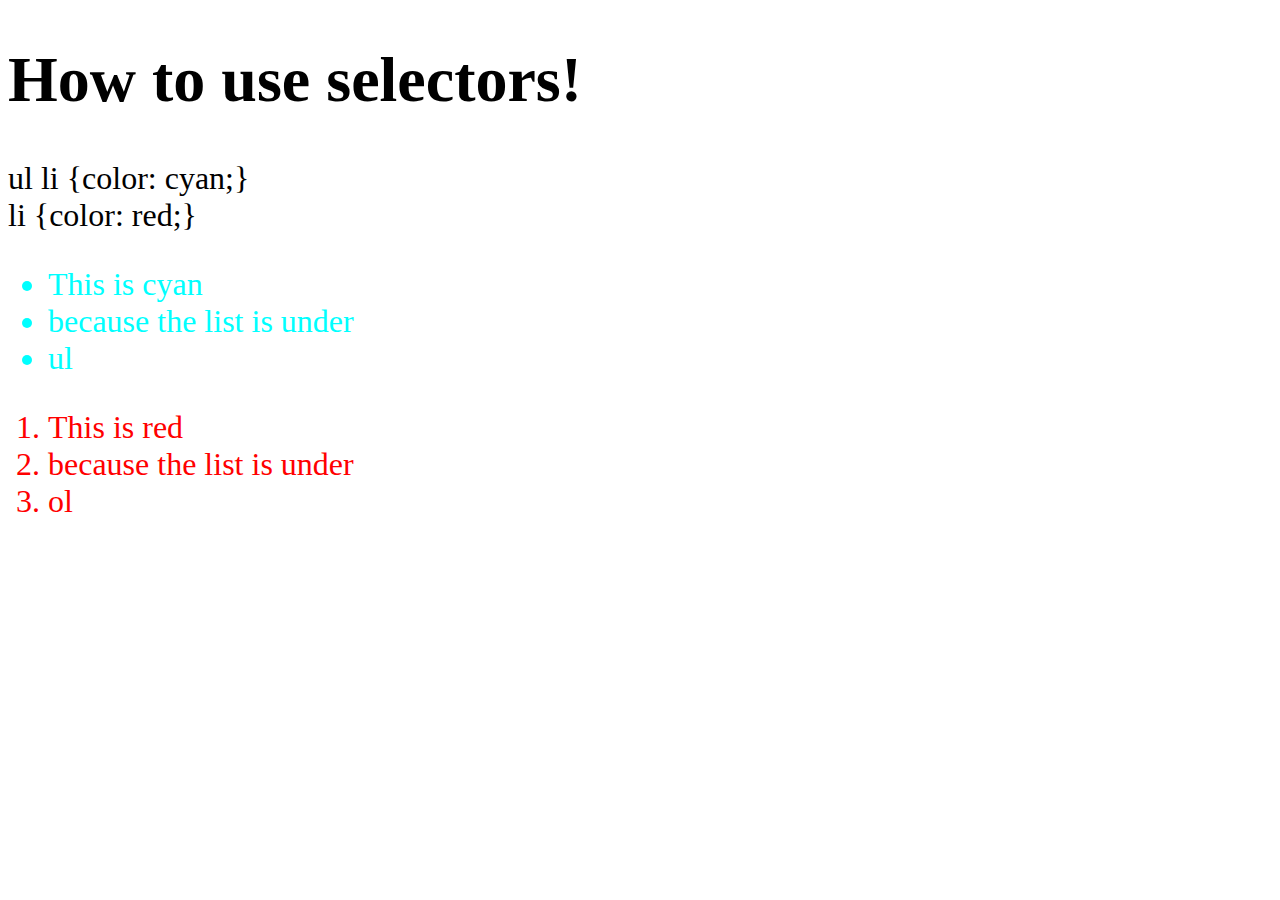
<file: wwr/css_selector.html>
<!DOCTYPE html>
<html lang="en">
  <head>
    <meta charset="UTF-8" />
    <meta http-equiv="X-UA-Compatible" content="IE=edge" />
    <meta name="viewport" content="width=device-width, initial-scale=1.0" />
    <title>how to use descending css selector</title>
    <style>
      ul li {
        color: cyan;
      }
      li {
        color: red;
      }
    </style>
  </head>
  <body style="font-size: xx-large">
    <h1>How to use selectors!</h1>
    <p>
      ul li {color: cyan;}<br />
      li {color: red;}
    </p>

    <ul>
      <li>This is cyan</li>
      <li>because the list is under</li>
      <li>ul</li>
    </ul>
    <ol>
      <li>This is red</li>
      <li>because the list is under</li>
      <li>ol</li>
    </ol>
  </body>
</html>
</file>
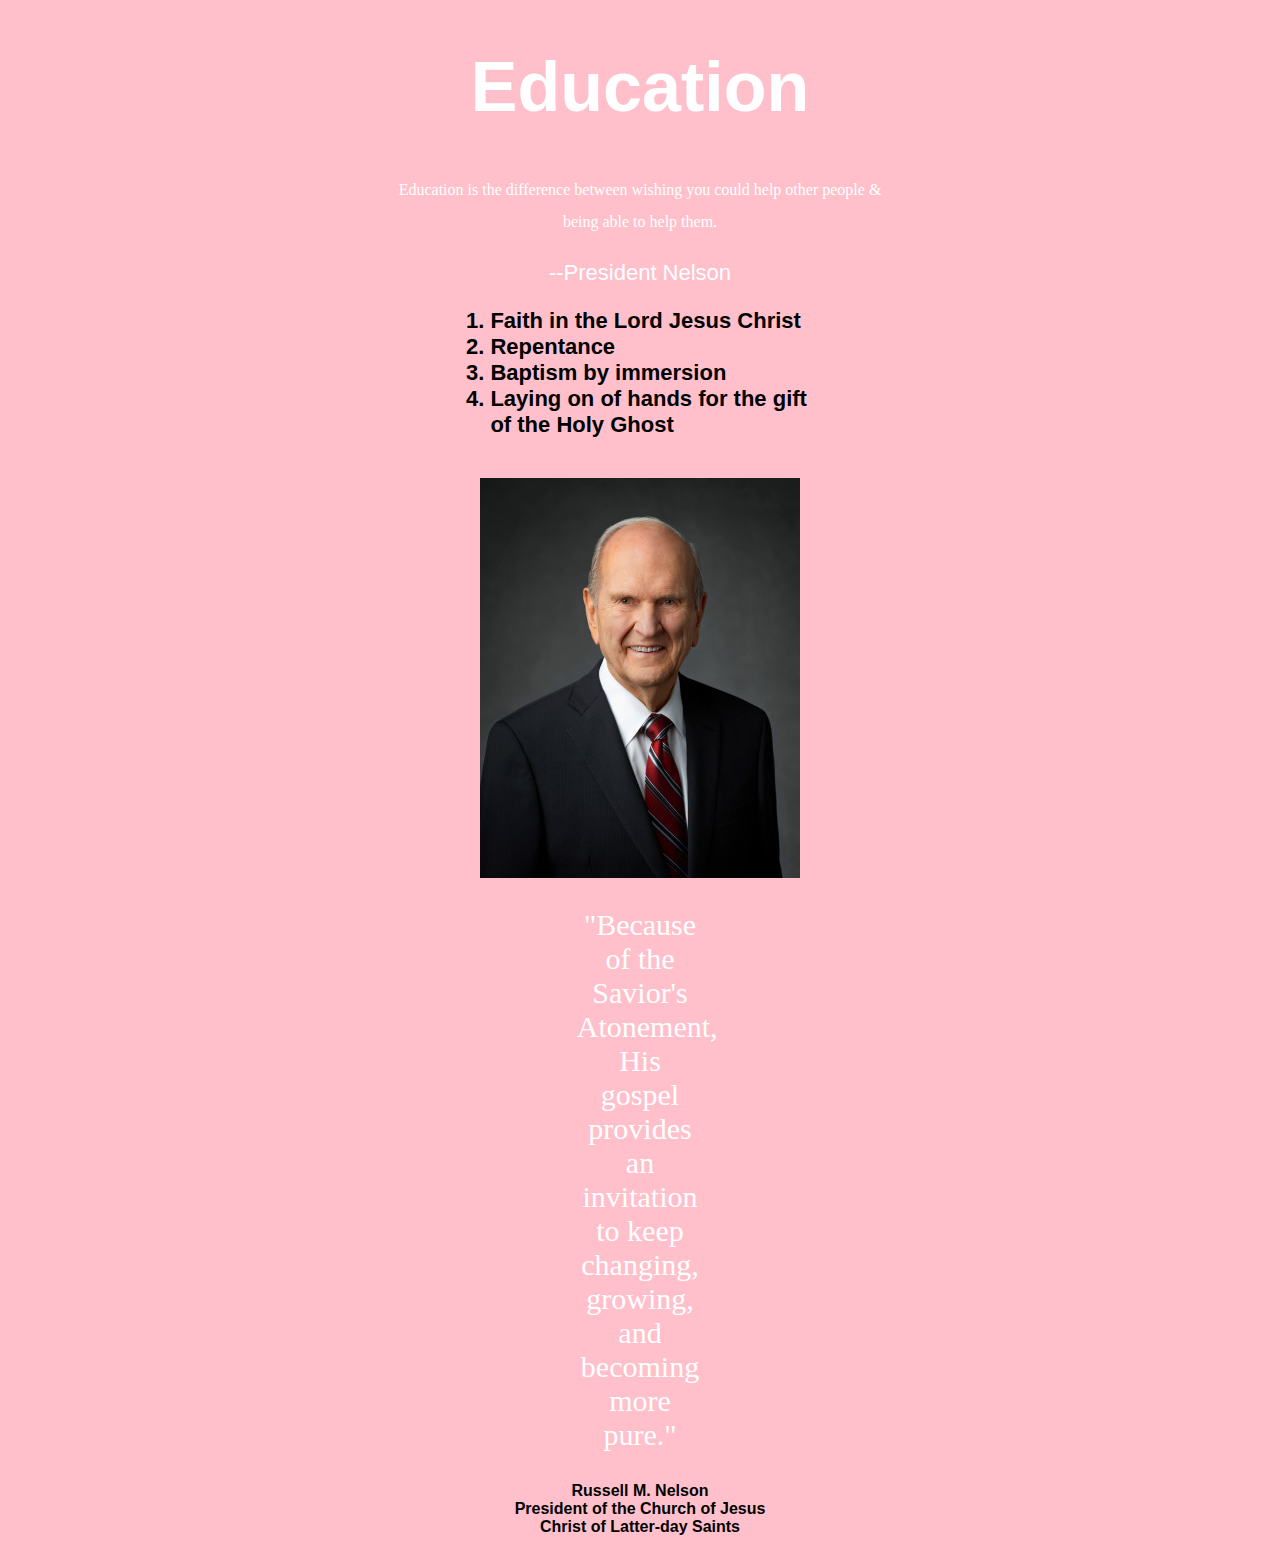
<file: wwr/education.html>
<!DOCTYPE html>
<html lang="en">
  <head>
    <meta charset="UTF-8" />
    <meta http-equiv="X-UA-Compatible" content="IE=edge" />
    <meta name="viewport" content="width=device-width, initial-scale=1.0" />
    <title>Document</title>
    <link rel="stylesheet" href="css.css" />
  </head>
  <body
    style="background-color: pink; font-family: Arial, Helvetica, sans-serif"
  >
    <h1 class="heading">Education</h1>
    <p class="quote">
      Education is the difference between wishing you could help other people
      &<br />
      being able to help them.
    </p>
    <p class="paragraph">--President Nelson</p>
    <ol>
      <b>
        <li>Faith in the Lord Jesus Christ</li>
        <li>Repentance</li>
        <li>Baptism by immersion</li>
        <li>Laying on of hands for the gift of the Holy Ghost</li>
      </b>
    </ol>
    <img src="nelson.png" alt="president Russel M. Nelson" class="center" />
    <p class="atonement">
      "Because of the Savior's Atonement, His gospel provides an invitation to
      keep changing, growing, and becoming more pure."
    </p>
    <p class="name">
      <b>
        Russell M. Nelson<br />
        President of the Church of Jesus Christ of Latter-day Saints
      </b>
    </p>
  </body>
</html>
</file>
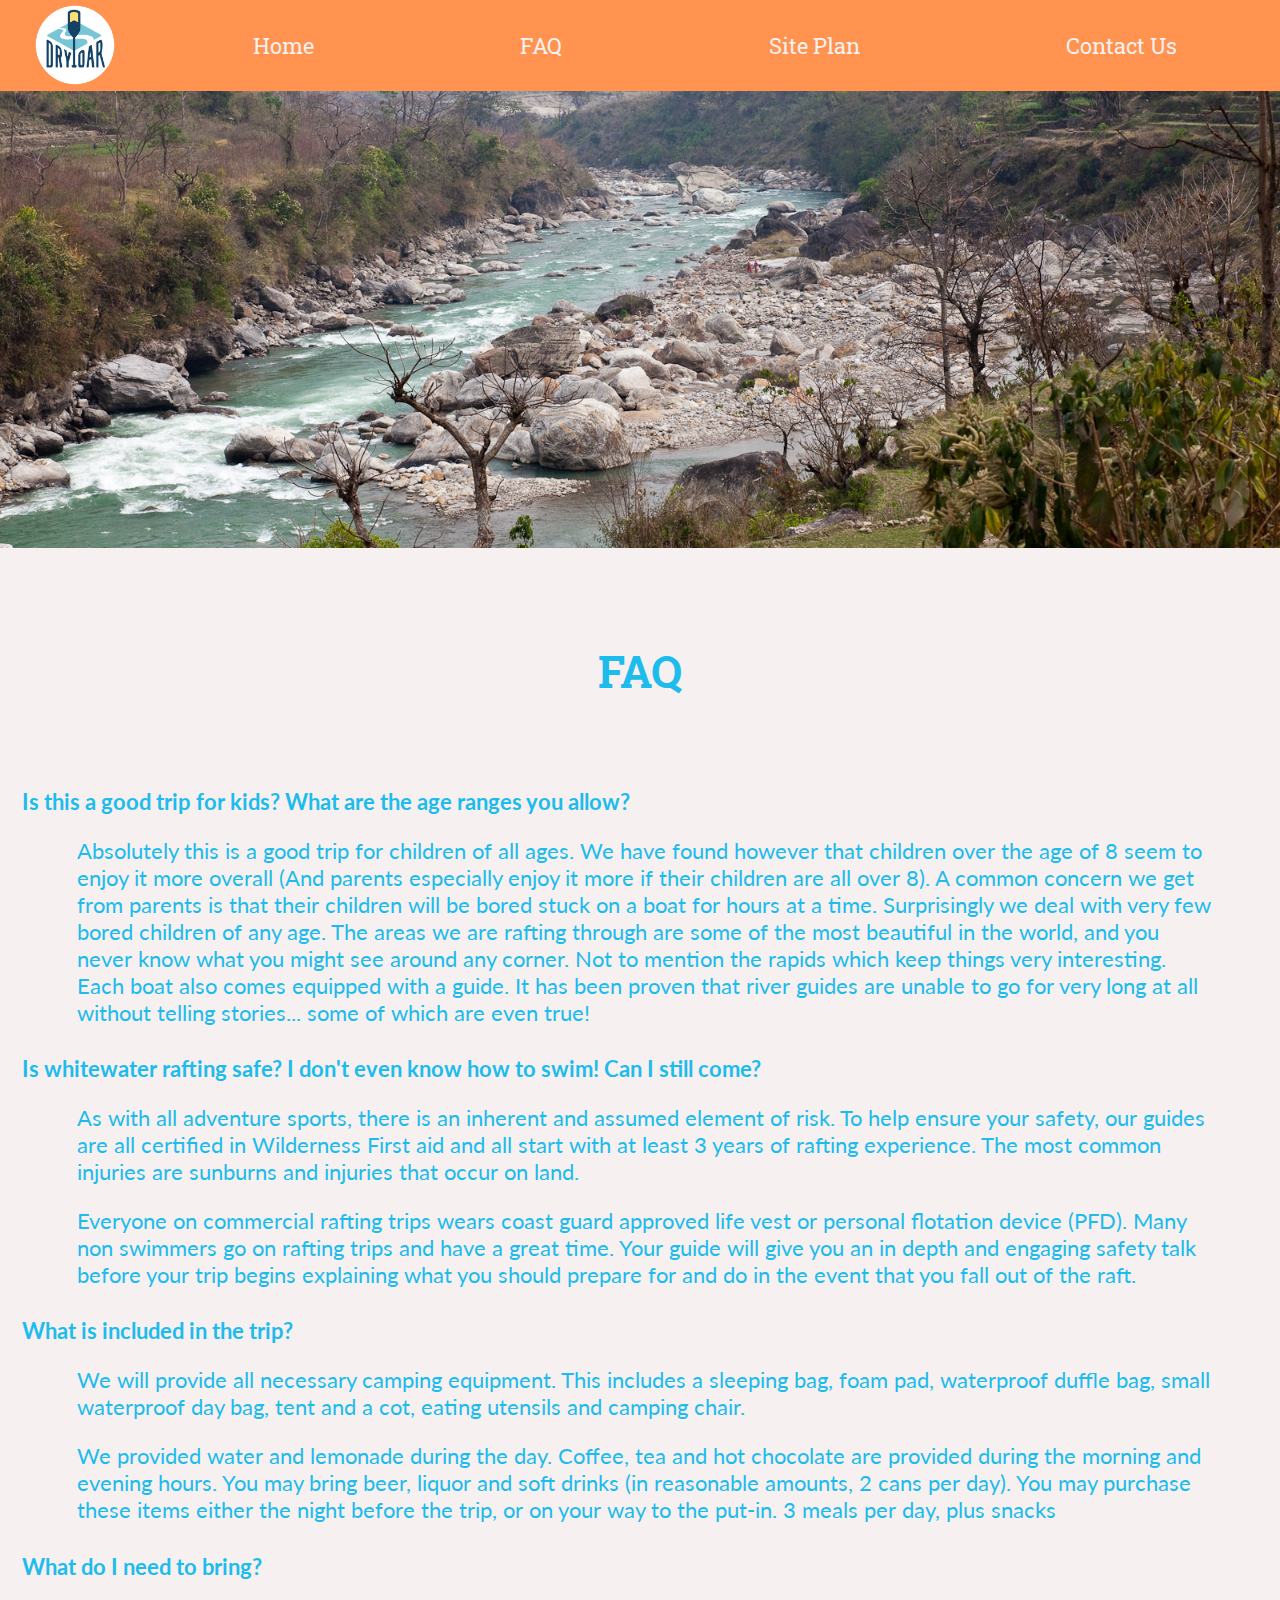
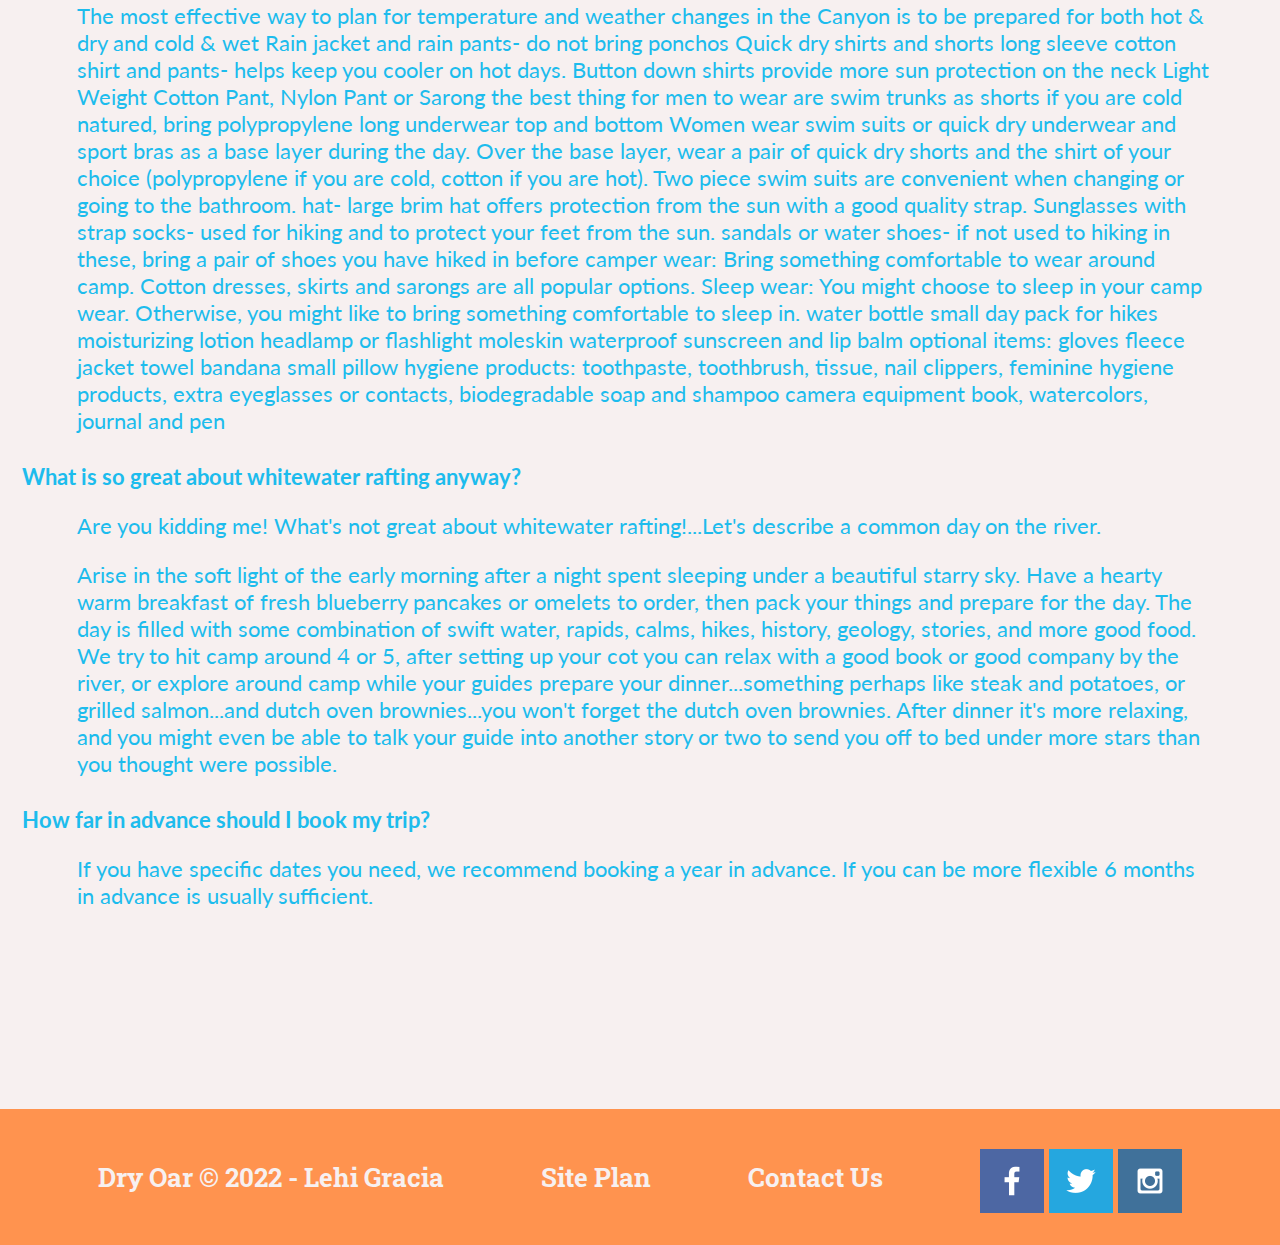
<file: wwr/faq.html>
<!DOCTYPE html>
<html lang="en">
  <head>
    <meta charset="UTF-8" />
    <meta http-equiv="X-UA-Compatible" content="IE=edge" />
    <meta name="viewport" content="width=device-width, initial-scale=1.0" />
    <link rel="stylesheet" href="styles/style.css" />
    <title>FAQ</title>
  </head>
  <body>
    <div id="content">
      <header>
        <a href="index.html" id="logo_link">
          <img class="logo" src="images/logo.png" alt="Dry Oar Logo" />
        </a>
        <nav>
          <a href="index.html">Home</a>
          <a href="faq.html">FAQ</a>
          <a href="site-plan-rafting.html">Site Plan</a>
          <a href="contactus.html">Contact Us</a>
        </nav>
      </header>
      <div>
        <img
          id="hero-img"
          src="images/river2.png"
          alt="People enjoying rafting"
        />
      </div>

      <h1 class="center">FAQ</h1>

      <div class="faq-div">
        <h4>
          Is this a good trip for kids? What are the age ranges you allow?
        </h4>
        <p>
          Absolutely this is a good trip for children of all ages. We have found
          however that children over the age of 8 seem to enjoy it more overall
          (And parents especially enjoy it more if their children are all over
          8). A common concern we get from parents is that their children will
          be bored stuck on a boat for hours at a time. Surprisingly we deal
          with very few bored children of any age. The areas we are rafting
          through are some of the most beautiful in the world, and you never
          know what you might see around any corner. Not to mention the rapids
          which keep things very interesting. Each boat also comes equipped with
          a guide. It has been proven that river guides are unable to go for
          very long at all without telling stories... some of which are even
          true!
        </p>
        <h4>
          Is whitewater rafting safe? I don't even know how to swim! Can I still
          come?
        </h4>
        <p>
          As with all adventure sports, there is an inherent and assumed element
          of risk. To help ensure your safety, our guides are all certified in
          Wilderness First aid and all start with at least 3 years of rafting
          experience. The most common injuries are sunburns and injuries that
          occur on land.
        </p>
        <p>
          Everyone on commercial rafting trips wears coast guard approved life
          vest or personal flotation device (PFD). Many non swimmers go on
          rafting trips and have a great time. Your guide will give you an in
          depth and engaging safety talk before your trip begins explaining what
          you should prepare for and do in the event that you fall out of the
          raft.
        </p>
        <h4>What is included in the trip?</h4>
        <p>
          We will provide all necessary camping equipment. This includes a
          sleeping bag, foam pad, waterproof duffle bag, small waterproof day
          bag, tent and a cot, eating utensils and camping chair.
        </p>
        <p>
          We provided water and lemonade during the day. Coffee, tea and hot
          chocolate are provided during the morning and evening hours. You may
          bring beer, liquor and soft drinks (in reasonable amounts, 2 cans per
          day). You may purchase these items either the night before the trip,
          or on your way to the put-in. 3 meals per day, plus snacks
        </p>
        <h4>What do I need to bring?</h4>
        <p>
          The most effective way to plan for temperature and weather changes in
          the Canyon is to be prepared for both hot & dry and cold & wet Rain
          jacket and rain pants- do not bring ponchos Quick dry shirts and
          shorts long sleeve cotton shirt and pants- helps keep you cooler on
          hot days. Button down shirts provide more sun protection on the neck
          Light Weight Cotton Pant, Nylon Pant or Sarong the best thing for men
          to wear are swim trunks as shorts if you are cold natured, bring
          polypropylene long underwear top and bottom Women wear swim suits or
          quick dry underwear and sport bras as a base layer during the day.
          Over the base layer, wear a pair of quick dry shorts and the shirt of
          your choice (polypropylene if you are cold, cotton if you are hot).
          Two piece swim suits are convenient when changing or going to the
          bathroom. hat- large brim hat offers protection from the sun with a
          good quality strap. Sunglasses with strap socks- used for hiking and
          to protect your feet from the sun. sandals or water shoes- if not used
          to hiking in these, bring a pair of shoes you have hiked in before
          camper wear: Bring something comfortable to wear around camp. Cotton
          dresses, skirts and sarongs are all popular options. Sleep wear: You
          might choose to sleep in your camp wear. Otherwise, you might like to
          bring something comfortable to sleep in. water bottle small day pack
          for hikes moisturizing lotion headlamp or flashlight moleskin
          waterproof sunscreen and lip balm optional items: gloves fleece jacket
          towel bandana small pillow hygiene products: toothpaste, toothbrush,
          tissue, nail clippers, feminine hygiene products, extra eyeglasses or
          contacts, biodegradable soap and shampoo camera equipment book,
          watercolors, journal and pen
        </p>
        <h4>What is so great about whitewater rafting anyway?</h4>
        <p>
          Are you kidding me! What's not great about whitewater rafting!...Let's
          describe a common day on the river.
        </p>
        <p>
          Arise in the soft light of the early morning after a night spent
          sleeping under a beautiful starry sky. Have a hearty warm breakfast of
          fresh blueberry pancakes or omelets to order, then pack your things
          and prepare for the day. The day is filled with some combination of
          swift water, rapids, calms, hikes, history, geology, stories, and more
          good food. We try to hit camp around 4 or 5, after setting up your cot
          you can relax with a good book or good company by the river, or
          explore around camp while your guides prepare your dinner...something
          perhaps like steak and potatoes, or grilled salmon...and dutch oven
          brownies...you won't forget the dutch oven brownies. After dinner it's
          more relaxing, and you might even be able to talk your guide into
          another story or two to send you off to bed under more stars than you
          thought were possible.
        </p>
        <h4>How far in advance should I book my trip?</h4>
        <p>
          If you have specific dates you need, we recommend booking a year in
          advance. If you can be more flexible 6 months in advance is usually
          sufficient.
        </p>
      </div>
      <footer>
        <h3>Dry Oar &copy; 2022 - Lehi Gracia</h3>
        <h3><a href="site-plan-rafting.html">Site Plan</a></h3>
        <h3><a href="contactus.html">Contact Us</a></h3>
        <div class="social">
          <a href="https://facebook.com" target="_blank">
            <img src="images/facebook.png" alt="fb icon" />
          </a>
          <a href="https://twitter.com" target="_blank">
            <img src="images/twitter.png" alt="twitter icon" />
          </a>
          <a href="https://instagram.com" target="_blank">
            <img src="images/instagram.png" alt="instagram icon" />
          </a>
        </div>
      </footer>
    </div>
  </body>
</html>
</file>
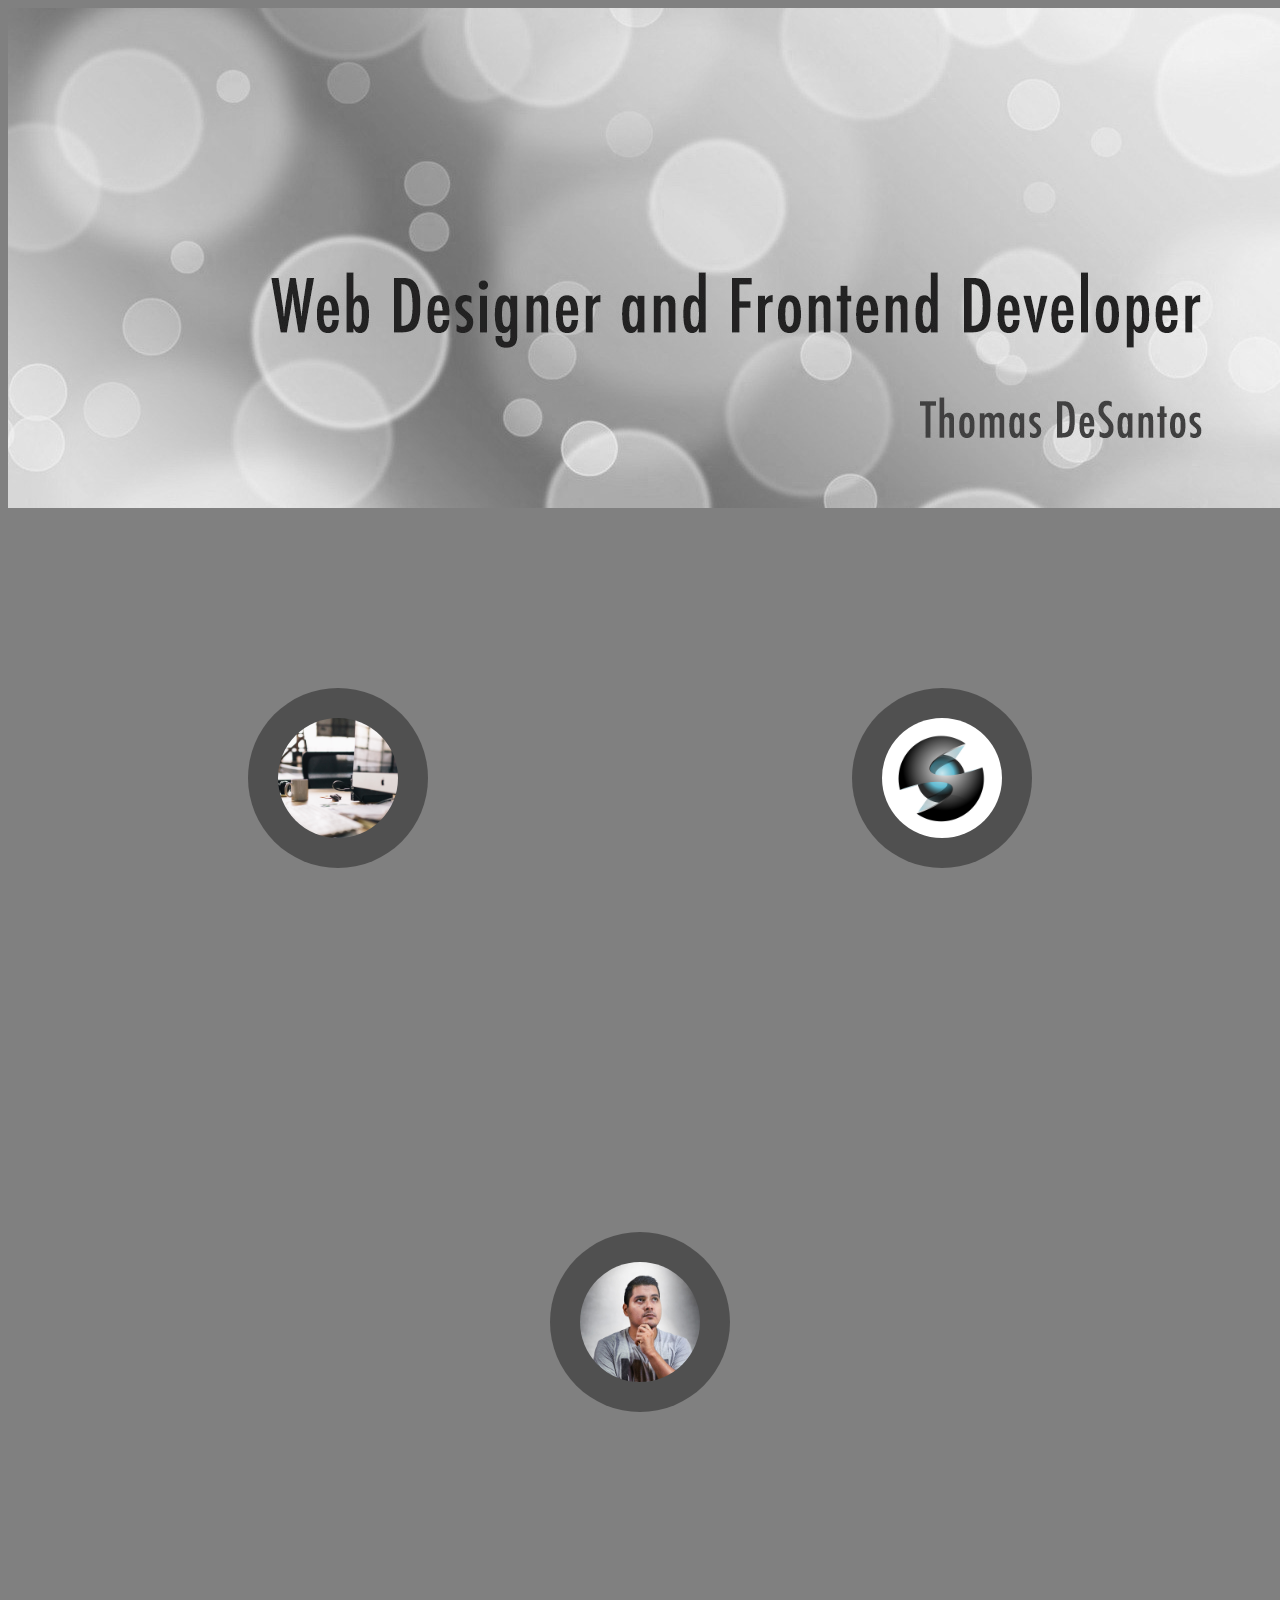
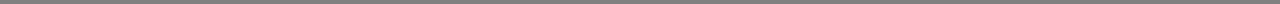
<file: wwr/ICE05.html>
<!DOCTYPE html>
<html lang="en">
  <head>
    <meta charset="UTF-8" />
    <meta http-equiv="X-UA-Compatible" content="IE=edge" />
    <meta name="viewport" content="width=device-width, initial-scale=1.0" />
    <link rel="stylesheet" href="ICE05.css" />
    <title>Document</title>
  </head>
  <body>
    <img
      src="images/w05_circles.jpg"
      alt="web development and front end developer"
      class="center"
    />
    <div style="text-align: center">
      <div class="div">
        <img
          src="images/w05_ice_image_desk.jpg"
          alt="image of desk"
          class="images"
        />
      </div>
      <div class="div">
        <img
          src="images/w05_ice_image_graphic.png"
          alt="image of graphic"
          class="images"
        />
      </div>
      <div class="div">
        <img
          src="images/w05_ice_image_person.jpg"
          alt="image of person"
          class="images"
        />
      </div>
    </div>
  </body>
</html>
</file>
<file: duneology/styles/main-style.css>
/* Main part of the CSS */

@import url("https://fonts.googleapis.com/css2?family=Alegreya+Sans+SC:wght@300&family=Goldman&family=Play&display=swap&family=Gugi&display=swap");

body {
  background-color: #0b0014;
  align-items: center;
  max-width: 1400px;
  margin: 0 auto;
}

h1,
h2,
h3,
h4,
h5,
h6 {
  font-family: "Goldman", sans-serif;
  color: #fbf5f3;
  text-align: center;
}

p {
  font-family: "Play", sans-serif;
  color: #fbf5f3;
}

/* Nav */

nav {
  overflow: hidden;
  background-color: #0b0014;
  display: grid;
  grid-template-columns: 60px 1fr 1fr 1fr 1fr;
  grid-template-rows: 60px;
}

nav a {
  float: left;
  text-align: center;
  padding: 20px 35px;
  text-decoration: none;
  font-size: 17px;
  font-family: "Goldman", sans-serif;
  color: #fbf5f3;
  /* text-decoration: none;
  padding: 1em 1.5em 1em 1.5em; */
}

nav a:hover {
  background-color: #96580d;
}

nav a.active {
  background-color: #337ca0;
  color: #0b0014;
}

nav a.active:hover {
  background-color: #96580d;
}

.logo {
  grid-column: 1/2;
  width: 100%;
}

#logo_link {
  padding: 0;
  width: 60px;
  height: 60px;
}

/* Hero Img*/

#hero-img {
  justify-content: center;
  width: 100%;
}

/* Main Section */
.home-title {
  font-size: 4em;
  margin-top: 2em;
  margin-bottom: 2.5em;
}

.intro {
  border: 3px solid #fbf5f3;
  margin-bottom: 50px;
}

.intro p {
  margin-bottom: 0;
  margin-left: 30px;
}

h2 {
  display: grid;
}

.home-grid {
  display: grid;
  grid-template-columns: 1fr 220px 1fr 220px 1fr;
  grid-template-rows: 50px 1fr 50px;
}

.timeline {
  grid-column: 2/3;
  grid-row: 2/3;
}

.organization {
  grid-column: 4/5;
  grid-row: 2/3;
}

.card-img {
  border: 10px solid #337ca0;
  width: 200px;
  height: 200px;
  transition: transform 0.5s;
  border-radius: 50%;
}

.card-img:hover {
  opacity: 0.9;
  transform: scale(1.1);
}

/* Footer */

footer {
  display: flex;
  background-color: #337ca0;
  justify-content: space-around;
}

footer a {
  font-family: "Goldman", sans-serif;
  color: #fbf5f3;
  text-decoration: none;
  padding: 1em 1.5em 1em 1.5em;
}

footer a:hover {
  background-color: #96580d;
}

footer h3 {
  text-align: left;
  padding: none;
}

.contact {
  padding-left: 1.5em;
  padding-right: 1.5em;
}

.contact:hover {
  background-color: #96580d;
}

/* Button */

#myBtn {
  font-family: "Goldman", sans-serif;
  display: none;
  position: fixed;
  bottom: 20px;
  right: 30px;
  z-index: 99;
  font-size: 15px;
  border: none;
  outline: none;
  background-color: #337ca0;
  color: #0b0014;
  cursor: pointer;
  padding: 20px;
}

#myBtn:hover {
  background-color: #96580d;
  color: #fbf5f3;
}
</file>
<file: wwr/styles/style.css>
@import url("https://fonts.googleapis.com/css?family=Roboto+Slab|Lato");

#content {
  max-width: 1600px;
  margin: 0 auto;
}

.logo {
  width: 80px;
}

nav {
  display: flex;
  justify-content: space-around;
  align-items: center;
}

nav a {
  background-color: #ff934f;
  color: #f7f0f0;
  text-decoration: none;
  font-family: "Roboto Slab", Arial, Helvetica, sans-serif;
  /* border-radius: 5px; */
  padding: 10px 35px 10px 35px;
}

#faq-div {
  display: grid;
  grid-template-columns: 1fr 3fr 1fr;
  grid-template-rows: 0px 214px 10px;
}

#faq-img {
  grid-column: 2/3;
  grid-row: 2/3;
  margin-left: auto;
  margin-right: auto;
}

h1 {
  font-family: "Roboto Slab", Arial, Helvetica, sans-serif;
  margin-top: 2em;
  margin-bottom: 2em;
}

.center {
  text-align: center;
}

.faq-div p {
  margin-left: 3.5em;
  margin-right: 3em;
  font-family: "Lato", Arial, Helvetica, sans-serif;
}

.faq-div h4 {
  margin-left: 1em;
  text-align: left;
  margin-bottom: 0px;
}

#hero-msg h1,
#hero-msg h4 {
  text-align: center;
}

#hero-msg {
  grid-column: 2/3;
  grid-row: 1/2;
}

#hero {
  display: grid;
  grid-template-columns: 1fr 3fr 1fr;
}

#hero-box {
  grid-column: 1/4;
  grid-row: 1/3;
}

.button-box {
  text-align: center;
}

main section {
  text-align: center;
}

main section img {
  box-sizing: border-box;
}

body {
  background-color: #f7f0f0;
  color: #1dbced;
  font-size: 22px;
  margin: 0;
  padding: 0;
}

header {
  background-color: #ff934f;
  color: #1dbced;
  display: grid;
  grid-template-columns: 150px auto;
}

nav a:hover {
  background-color: #1dbced;
  color: #f7f0f0;
}

.book,
.join {
  text-decoration: none;
  background-color: #ff934f;
  color: #f7f0f0;
  font-size: 18px;
  padding: 15px 30px;
  margin-top: 50px;
  border-radius: 5px;
  font-family: Lato, helvetica, sans-serif;
}

.book:hover,
.join:hover {
  background-color: #1dbced;
  color: #f7f0f0;
}

#background {
  height: 725px;
  background-color: #dcbf85;
  color: #1dbced;
  margin-bottom: 100px;
  grid-column: 1/11;
  grid-row: 4/9;
}

.msg {
  background-color: #ff934f;
  color: #f7f0f0;
  line-height: 1.5em;
  padding: 35px;
  font-family: Lato, Helvetica, sans-serif;
  margin-top: 100px;
  grid-column: 6/10;
  grid-row: 6/7;
  box-shadow: 5px 5px 10px #6f7364;
}

h4 {
  text-align: center;
  font-family: Lato, helvetica, sans-serif;
}

footer {
  background-color: #ff934f;
  color: #f7f0f0;
  padding: 25px 50px;
  margin-top: 200px;
  font-family: "Roboto Slab", Arial, Helvetica, sans-serif;
  display: flex;
  justify-content: space-around;
  align-items: center;
}

.home-title {
  color: #1dbced;
  font-family: "Roboto Slab", Arial, Helvetica, sans-serif;
  font-size: 2em;
  margin-top: 10px;
  text-align: center;
}

.home-grid {
  display: grid;
  grid-template-columns: 1fr 1fr 1fr 1fr 1fr 1fr 1fr 1fr 1fr 1fr;
}

h2 {
  font-family: "Roboto Slab", Arial, Helvetica, sans-serif;
  margin: 0;
}

.msg h2 {
  color: #f7f0f0;
  font-family: "Roboto Slab", Arial, Helvetica, sans-serif;
}

.msg p {
  color: #f7f0f0;
  font-size: 0.8em;
  padding: 15px;
  font-family: Lato, Helvetica, sans-serif;
}

footer h3 {
  color: #f7f0f0;
  text-decoration: none;
}

footer a {
  text-decoration: none;
  color: #f7f0f0;
}

footer a:hover {
  text-decoration: underline;
  color: #dcbf85;
}

footer .social img {
  padding-top: 15px;
}

.icon {
  width: 80px;
  padding-top: 10px;
}

#hero-img {
  width: 100%;
}

#logo_link {
  padding-top: 5px;
  justify-self: center;
  align-self: center;
}

.rivers-card {
  margin: 200px 0;
  grid-column: 2/4;
  grid-row: 2/3;
}
.camping-card {
  margin: 200px 0;
  grid-column: 5/7;
  grid-row: 2/3;
}
.rapids-card {
  margin: 200px 0;
  grid-column: 8/10;
  grid-row: 2/3;
}

.card-img {
  border: 10px solid #dcbf85;
  width: 100%;
  transition: transform 0.5s;
  box-shadow: 5px 5px 10px #6f7364;
}

.card-img:hover {
  opacity: 0.6;
  transform: scale(1.1);
}

.mountains {
  width: 100%;
  grid-column: 2/7;
  grid-row: 5/8;
  box-shadow: 5px 5px 10px #6f7364;
}

@media screen and (max-width: 900px) {
  #hero,
  .home-grid {
    display: block;
    height: auto;
  }
  nav,
  footer {
    flex-direction: column;
  }
  nav a {
    display: block;
    padding: 15px;
  }
  #hero {
    margin-top: 0;
  }
  #hero-msg {
    margin-top: 0;
  }
  #hero-msg h4 {
    display: none;
  }
  .home-title {
    font-size: 25px;
    color: #6f7364;
  }
  .rivers-card,
  .camping-card,
  .rapids-card {
    margin: 50px auto;
    width: 60%;
  }
  #background {
    display: none;
  }
  .mountains,
  .msg {
    width: 80%;
    display: block;
    margin: 0 auto;
  }
  footer {
    margin-top: 25px;
  }
}
</file>
<file: positionstyles.css>
/* CSS - Name: "positionstyles.css" */
/* Activity 1 styles */
.content1 {
  /* This is the parent of the activity 1 boxes. */
  display: grid;
  grid-template-columns: 1fr 1fr;
  justify-items: center;
  grid-gap: 20px;
}
.red1 {
  width: 100%;
  height: 100px;
  background-color: red;
  grid-column: 1/3;
}
.green1 {
  width: 200px;
  height: 200px;
  background-color: green;
}
.yellow1 {
  width: 200px;
  height: 200px;
  background-color: gold;
}
.blue1 {
  width: 100%;
  height: 100px;
  background-color: blue;
  grid-column: 1/3;
}
/* Activity 2 styles */
.content2 {
  /* This is the parent of the activity 2 boxes. */
}
.red2 {
  width: 100px;
  height: 100px;
  background-color: red;
}
.green2 {
  width: 100px;
  height: 100px;
  background-color: green;
  margin-top: -50px;
  margin-left: 50px;
}
.yellow2 {
  width: 100px;
  height: 100px;
  background-color: gold;
  margin-top: -50px;
  margin-left: 100px;
}
.blue2 {
  width: 100px;
  height: 100px;
  background-color: blue;
  margin-top: -50px;
  margin-left: 150px;
}
/* Activity 3 styles */
.content3 {
  /* This is the parent of the activity 3 boxes. */
  display: grid;
  grid-template-columns: 1fr 1fr;
  grid-column: 2;
  grid-column-gap: 100px;
}
.red3 {
  width: 100%;
  height: 100px;
  background-color: red;
  grid-column: 1/3;
}
.green3 {
  width: 100%;
  height: 200px;
  background-color: green;
}
.yellow3 {
  width: 100%;
  height: 200px;
  background-color: gold;
}
.blue3 {
  width: 100%;
  height: 100px;
  background-color: blue;
  grid-column: 1/3;
}
/* Activity 4 styles */
.content4 {
  /* This is the parent of the activity 4 boxes. */
  height: 400px;
  display: grid;
  grid-template-columns: 1fr 1fr;
}
.red4 {
  width: 100%;
  height: 100%;
  background-color: red;
  grid-row: 1/4;
}
.green4 {
  width: 100%;
  height: 100%;
  background-color: green;
}
.yellow4 {
  width: 100%;
  height: 100%;
  background-color: gold;
  grid-column: 2/3;
}
.blue4 {
  width: 100%;
  height: 100%;
  background-color: blue;
  grid-column: 2/3;
}
/* Activity 5 styles */
.content5 {
  /* This is the parent of the activity 5 boxes. */
  height: 400px;
}
.red5 {
  width: 100%;
  height: 100px;
  background-color: red;
}
.green5 {
  width: 200px;
  height: 200px;
  background-color: green;
  float: left;
}
.yellow5 {
  width: 100%;
  height: 300px;
  background-color: gold;
}
.blue5 {
  width: 100%;
  height: 100px;
  background-color: blue;
}
/* Activity 6 styles */
.content6 {
  /* This is the parent of the activity 6 boxes. */
  display: grid;
  grid-template-columns: 100px 100px 100px 100px  100px 100px;
  grid-template-rows: 100px 100px 100px 100px 100px 100px;
  justify-content: center;
}
.red6 {
  width: 100%;
  height: 100%;
  background-color: red;
  grid-column: 1/5;
  grid-row: 1/3;
  z-index: -1;
}
.green6 {
  width: 100%;
  height: 100%;
  background-color: green;
  grid-row: 5/7;
  grid-column: 1/3;
}
.yellow6 {
  width: 100%;
  height: 100%;
  background-color: gold;
  grid-row: 3/7;
  grid-column: 5/7;
}
.blue6 {
  width: 100%;
  height: 100%;
  background-color: blue;
  grid-column: 2/6;
  grid-row: 2/6;
  z-index: -1;
}

/* Do not make any changes below here */
.activity {
  width: 70%;
  margin: 20px auto;
  font-family: Arial, sans-serif;
  border: 1px solid black;
  padding: 10px;
  clear: both;
  overflow: auto;
}

.hint {
  border: 1px solid grey;
  background: #e0e0e0;
  padding: 0.5em;
  position: relative;
  margin: 1em 0;
}
.hint h3 {
  margin: 0;
}
.hint:hover {
  background: #d0d0d0;
}
.hint > div {
  display: none;
}

.hint input[type="checkbox"] {
  position: absolute;
  width: 100%;
  height: 100%;
  opacity: 0;
  z-index: 1;
  cursor: pointer;
}

.hint input[type="checkbox"]:checked ~ div {
  display: block;
}

.hint i {
  position: absolute;
  transform: translate(-6px, 0);
  margin-top: 16px;
  right: 10px;
  top: -3px;
}
.hint i:before,
.hint i:after {
  content: "";
  position: absolute;
  background-color: black;
  width: 3px;
  height: 9px;
}
.hint i:before {
  transform: translate(2px, 0) rotate(45deg);
}
.hint i:after {
  transform: translate(-2px, 0) rotate(-45deg);
}

.hint input[type="checkbox"]:checked ~ i:before {
  transform: translate(-2px, 0) rotate(45deg);
}
.hint input[type="checkbox"]:checked ~ i:after {
  transform: translate(2px, 0) rotate(-45deg);
}
.hint a {
  position: relative;
  z-index: 1;
}
</file>
<file: duneology/styles/page3.css>
/* Hero sutff */
.hero img {
  width: 100%;
}
.hero-title {
  margin-top: 4em;
  margin-bottom: 5em;
}

.hero {
  margin-top: 6em;
  margin-bottom: 3em;
}

/* Info Card */

.info-card {
  display: grid;
  grid-template-columns: 250px 1fr;
  grid-template-rows: 250px 1fr;
  margin-top: 2em;
  margin-bottom: 3em;
  padding: 1em;
  border: #fbf5f3 solid;
}

.info-card img {
  height: 100%;
  grid-column: 1/2;
  grid-row: 1/2;
  float: left;
}

.info-card h1,
h2 {
  text-align: left;
  grid-column: 2/3;
  grid-row: 1/3;
  padding-left: 56px;
  padding-right: 56px;
}

.info-card p {
  grid-column: 2/3;
  grid-row: 1/3;
  padding-top: 3em;
  padding-left: 56px;
  padding-right: 56px;
}
</file>
<file: duneology/styles/page2-style.css>
/* Images */

.title {
  margin-top: 40px;
  margin-bottom: 60px;
  font-size: 20px;
}

img {
  width: 100%;
}

/* Timeline */
/* The actual timeline (the vertical ruler) */
* {
  box-sizing: border-box;
}

.timeline {
  position: relative;
  max-width: 1200px;
  margin: 0 auto;
}

/* The actual timeline (the vertical ruler) */
.timeline::after {
  content: "";
  position: absolute;
  width: 6px;
  background-color: #fbf5f3;
  top: 0;
  bottom: 0;
  left: 50%;
  margin-left: -3px;
}

/* Container around content */
.container {
  padding: 10px 40px;
  position: relative;
  background-color: inherit;
  width: 50%;
}

/* The circles on the timeline */
.container::after {
  content: "";
  position: absolute;
  width: 25px;
  height: 25px;
  right: -17px;
  background-color: #337ca0;
  border: 4px solid #fbf5f3;
  top: 15px;
  border-radius: 50%;
  z-index: 1;
}

/* Place the container to the left */
.left {
  left: 0;
}

/* Place the container to the right */
.right {
  left: 50%;
}

/* Add arrows to the left container (pointing right) */
.left::before {
  content: " ";
  height: 0;
  position: absolute;
  top: 22px;
  width: 0;
  z-index: 1;
  right: 30px;
  border: medium solid #fbf5f3;
  border-width: 10px 0 10px 10px;
  border-color: transparent transparent transparent #fbf5f3;
}

/* Add arrows to the right container (pointing left) */
.right::before {
  content: " ";
  height: 0;
  position: absolute;
  top: 22px;
  width: 0;
  z-index: 1;
  left: 30px;
  border: medium solid #fbf5f3;
  border-width: 10px 10px 10px 0;
  border-color: transparent #fbf5f3 transparent transparent;
}

/* Fix the circle for containers on the right side */
.right::after {
  left: -16px;
}

/* The actual content */
.content {
  padding: 20px 30px;
  background-color: #96580d;
  position: relative;
  border-radius: 6px;
}

/* Media queries - Responsive timeline on screens less than 600px wide */
@media screen and (max-width: 600px) {
  /* Place the timelime to the left */
  .timeline::after {
    left: 31px;
  }

  /* Full-width containers */
  .container {
    width: 100%;
    padding-left: 70px;
    padding-right: 25px;
  }

  /* Make sure that all arrows are pointing leftwards */
  .container::before {
    left: 60px;
    border: medium solid #fbf5f3;
    border-width: 10px 10px 10px 0;
    border-color: transparent #fbf5f3 transparent transparent;
  }

  /* Make sure all circles are at the same spot */
  .left::after,
  .right::after {
    left: 15px;
  }

  /* Make all right containers behave like the left ones */
  .right {
    left: 0%;
  }
}

/* Sidenav component */

.sidenav {
  height: 100%;
  width: 130px;
  position: fixed;
  z-index: 1;
  top: 0;
  left: 0;
  background-color: #0b0014;
  overflow-x: hidden;
  padding-top: 20px;
  font-family: "Goldman", sans-serif;
}

.sidenav a {
  padding: 6px 8px 6px 16px;
  text-decoration: none;
  font-size: 15px;
  color: #fbf5f3;
  display: block;
}

.sidenav a:hover {
  color: #fbf5f3;
  background-color: #96580d;
}

.sidenav a.active {
  background-color: #337ca0;
  color: #0b0014;
}

.sidenav a.active:hover {
  color: #fbf5f3;
  background-color: #96580d;
}

.main {
  margin-left: 160px; /* Same as the width of the sidenav */
  font-size: 28px; /* Increased text to enable scrolling */
  padding: 0px 10px;
}

@media screen and (max-height: 450px) {
  .sidenav {
    padding-top: 15px;
  }
  .sidenav a {
    font-size: 18px;
  }
}

#sidenav-logo {
  width: 100%;
  padding: 0;
  height: 130px;
}
</file>
<file: wwr/css.css>
.heading {
  color: white;
  text-align: center;
  font-size: 70px;
}

.quote {
  text-align: center;
  font-family: "Times New Roman", Times, serif;
  font-size: 16px;
  color: white;
  line-height: 200%;
}

h1:hover {
  color: black;
}

.paragraph {
  text-align: center;
  font-family: Arial, Helvetica, sans-serif;
  font-size: 22px;
  color: white;
}

ol {
  margin: 6px 35%;
  font-size: 22px;
}

.center {
  display: block;
  margin-top: 40px;
  margin-left: auto;
  margin-right: auto;
}

.atonement {
  font-family: "Times New Roman", Times, serif;
  font-size: 30px;
  color: white;
  display: block;
  text-align: center;
  margin-left: 45%;
  margin-right: 45%;
}

.name {
  text-align: center;
  font-size: 16px;
  margin-left: 40%;
  margin-right: 40%;
}
</file>
<file: wwr/ICE05.css>
.center {
  display: block;
  margin-left: auto;
  margin-right: auto;
}

body {
  background-color: gray;
}

.div {
  display: inline-block;
  text-align: center;
}

.images {
  border-radius: 50%;
  background-color: rgb(80, 80, 80);
  padding: 5%;
  width: 20%;
  margin: 30% -15%;
}
</file>
